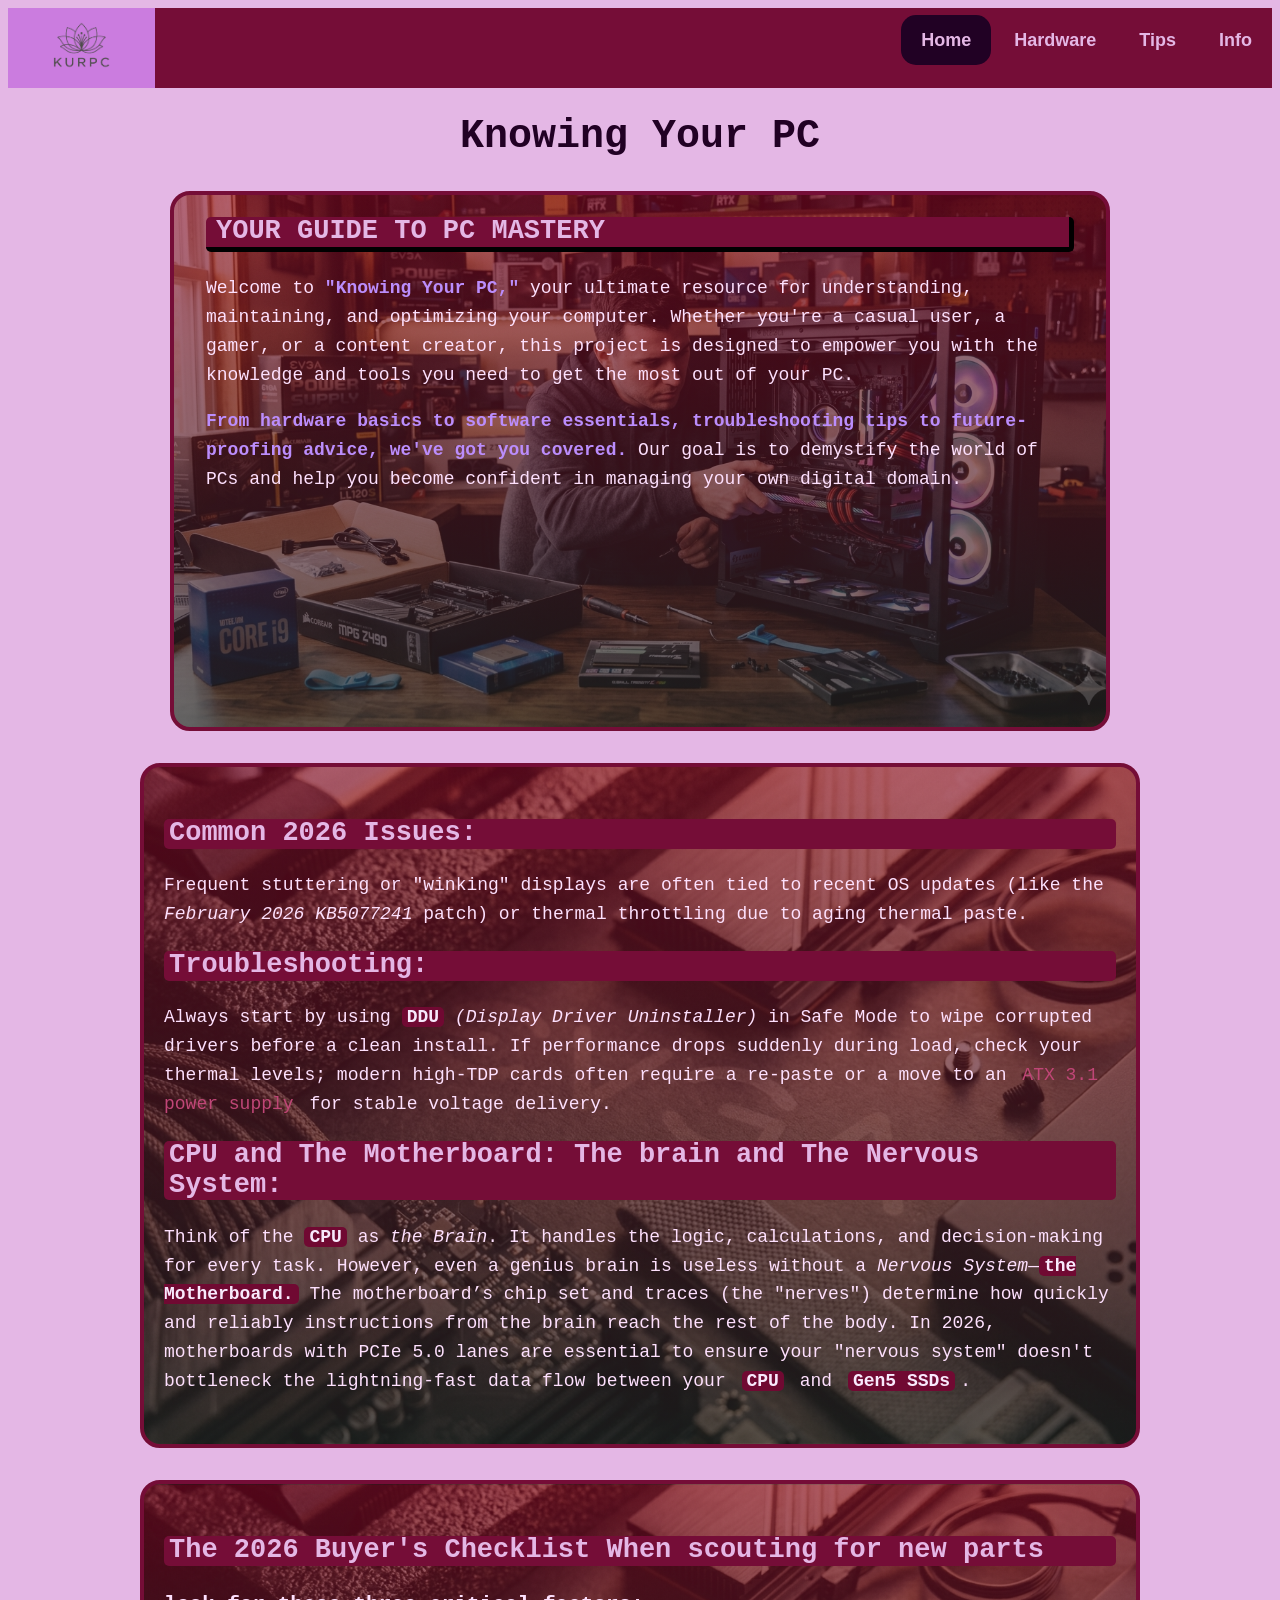
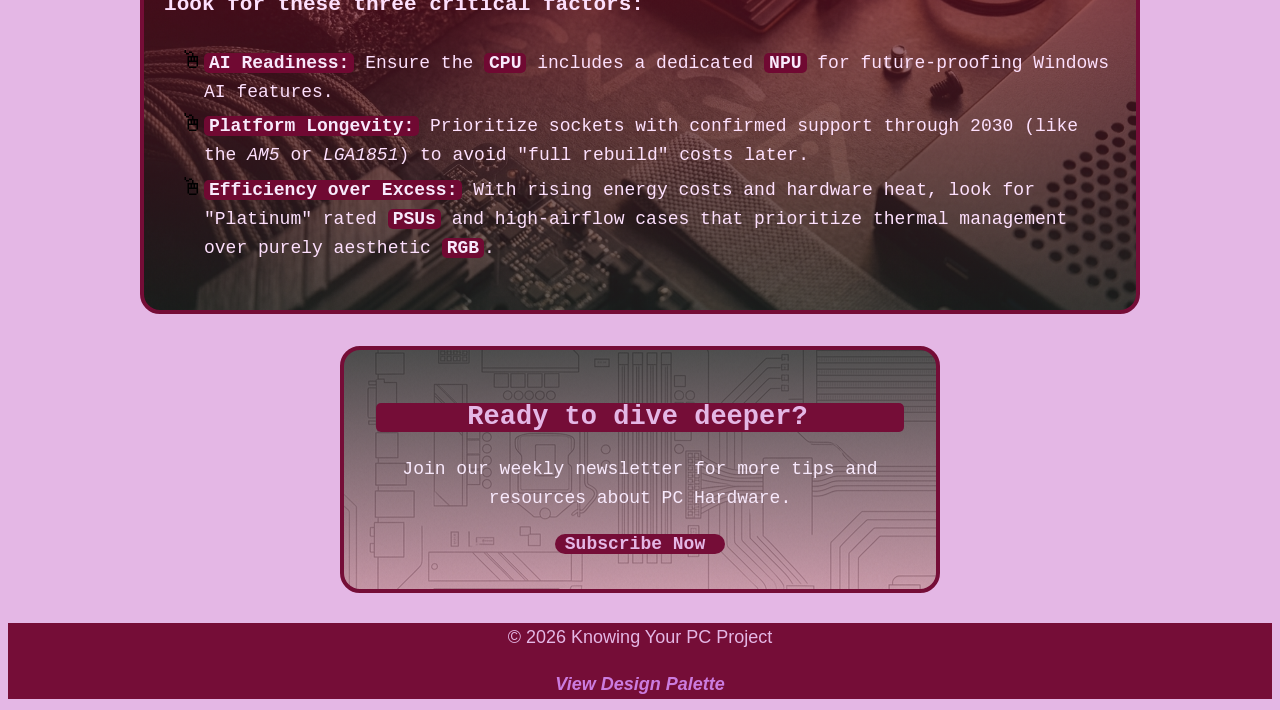
<file: final/index.html>
<!DOCTYPE html>
<html lang="en">
  <head>
    <meta name="viewport" content="width=device-width, initial-scale=1.0">
    <link rel="stylesheet" href="css/style.css">
    <title>Knowing Your PC</title>
  </head>
  <body>
    <header>

        <nav class="primary-nav">
          <img src="images/kurpc-logo.png" alt="Knowing Your PC Logo" class="logo">
          <ul>
        <li><a href="index.html" class="active-page"><strong>Home</strong></a></li>
        <li><a href="hardware.html"><strong>Hardware</strong></a></li>
        <li><a href="tips.html"><strong>Tips</strong></a></li>
        <li><a href="info.html"><strong>Info</strong></a></li>

        </ul>
        </nav>
    </header>
    <main class="wrapper">
      <h1 class="page-header">Knowing Your PC</h1>
      <section class="hero-section">
        <h2 class="card-header">Your Guide to PC Mastery</h2>
        <p>Welcome to <strong>"Knowing Your PC,"</strong> your ultimate resource for understanding, maintaining, and optimizing your computer. Whether you're a casual user, a gamer, or a content creator, this project is designed to empower you with the knowledge and tools you need to get the most out of your PC.</p>
        <p><strong>From hardware basics to software essentials, troubleshooting tips to future-proofing advice, we've got you covered.</strong> Our goal is to demystify the world of PCs and help you become confident in managing your own digital domain.</p>
      </section>
      <section class="tip-card">
        <h2 >Common 2026 Issues:</h2>
        <p>
          Frequent stuttering or "winking" displays are often tied to recent OS
          updates (like the <em>February 2026 KB5077241</em> patch) or thermal
          throttling due to aging thermal paste.
        </p>

        <h2>Troubleshooting:</h2>
        <p>
          Always start by using <strong>DDU</strong>
          <em>(Display Driver Uninstaller)</em> in Safe Mode to wipe corrupted
          drivers before a clean install. If performance drops suddenly during
          load, check your thermal levels; modern high-TDP cards often require a
          re-paste or a move to an
          <a href="https://www.coolermaster.com/en-us/guide-and-resources/what-is-atx-3-1/"
            target="_blank">ATX 3.1 power supply</a>
          for stable voltage delivery.
        </p>

        <h2>CPU and The Motherboard: The brain and The Nervous System:</h2>
        <p>
          Think of the <strong>CPU</strong> as <em>the Brain</em>. It handles
          the logic, calculations, and decision-making for every task. However,
          even a genius brain is useless without a
          <em>Nervous System</em>—<strong>the Motherboard.</strong> The
          motherboard’s chip set and traces (the "nerves") determine how quickly
          and reliably instructions from the brain reach the rest of the body.
          In 2026, motherboards with PCIe 5.0 lanes are essential to ensure your
          "nervous system" doesn't bottleneck the lightning-fast data flow
          between your
          <a href="https://www.amazon.com/s?k=CPU&crid=3NKROOMI89W8S&sprefix=cpu%2Caps%2C243&ref=nb_sb_noss_1"
            target="_blank"><strong>CPU</strong></a>
          and <a href="https://www.amazon.com/gen-5-ssd/s?k=gen+5+ssd"
            target="_blank"><strong>Gen5 SSDs</strong></a>.
        </p>
      </section>

      <section class="tip-card">
        <h2>
          The 2026 Buyer's Checklist When scouting for new parts
        </h2>
        <h3>look for these three critical factors:</h3>
        <ol>
          <li>
            <strong>AI Readiness:</strong> Ensure the
            <strong>CPU</strong> includes a dedicated <strong>NPU</strong> for
            future-proofing Windows AI features.
          </li>
          <li>
            <strong>Platform Longevity:</strong> Prioritize sockets with
            confirmed support through 2030 (like the <em>AM5</em> or
            <em>LGA1851</em>) to avoid "full rebuild" costs later.
          </li>
          <li>
            <strong>Efficiency over Excess:</strong> With rising energy costs
            and hardware heat, look for "Platinum" rated
            <strong>PSUs</strong> and high-airflow cases that prioritize thermal
            management over purely aesthetic <strong>RGB</strong>.
          </li>
        </ol>

      </section>
       <section class="cta-box">
    <h2 class="cta-heading">Ready to dive deeper?</h2>
    <p>Join our weekly newsletter for more tips and resources about PC Hardware.</p>
    <a href="#" class="cta-button">Subscribe Now</a>
</section>
    </main>
    <footer class="site-footer">
      <p>&copy; 2026 Knowing Your PC Project</p>
      <a href="palette.html" id="palette">View Design Palette</a>
    </footer>
  </body>
</html>
</file>
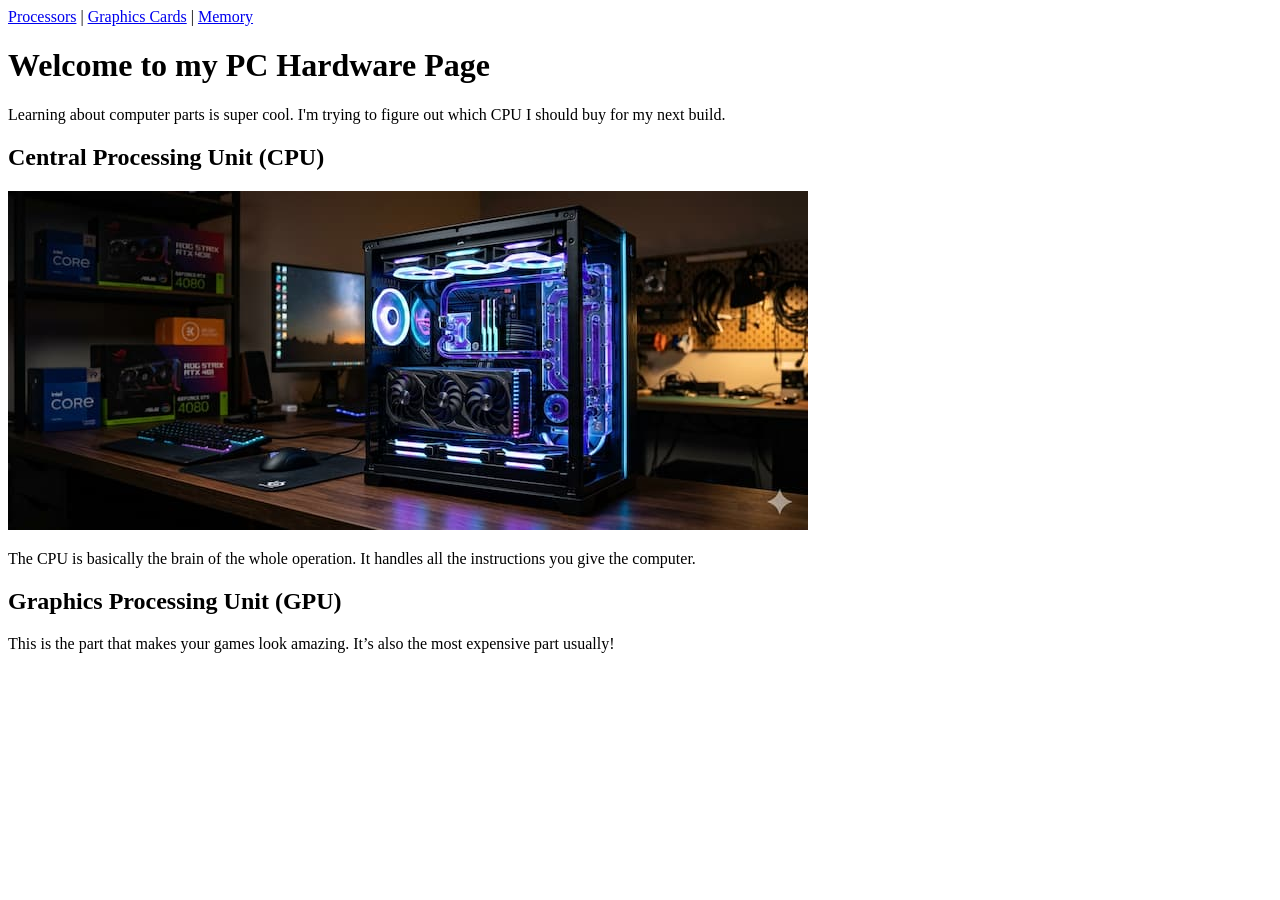
<file: w3/index.html>
<!doctype html>
<html>
  <head>
    <title>My Awesome PC Hardware Guide</title>
  </head>
  <body>
    <nav id="menu">
      <a href="#cpu">Processors</a> | <a href="#gpu">Graphics Cards</a> |
      <a href="#ram">Memory</a>
    </nav>

    <h1>Welcome to my PC Hardware Page</h1>

    <p>
      Learning about computer parts is super cool. I'm trying to figure out
      which CPU I should buy for my next build.
    </p>

    <h2 id="cpu">Central Processing Unit (CPU)</h2>
    <img src="img/pc-hardware.jpg" alt="Description" />

    <p>
      The CPU is basically the brain of the whole operation. It handles all the
      instructions you give the computer.
    </p>

    <h2 id="gpu">Graphics Processing Unit (GPU)</h2>
    <p>
      This is the part that makes your games look amazing. It’s also the most
      expensive part usually!
    </p>
  </body>
</html>
</file>
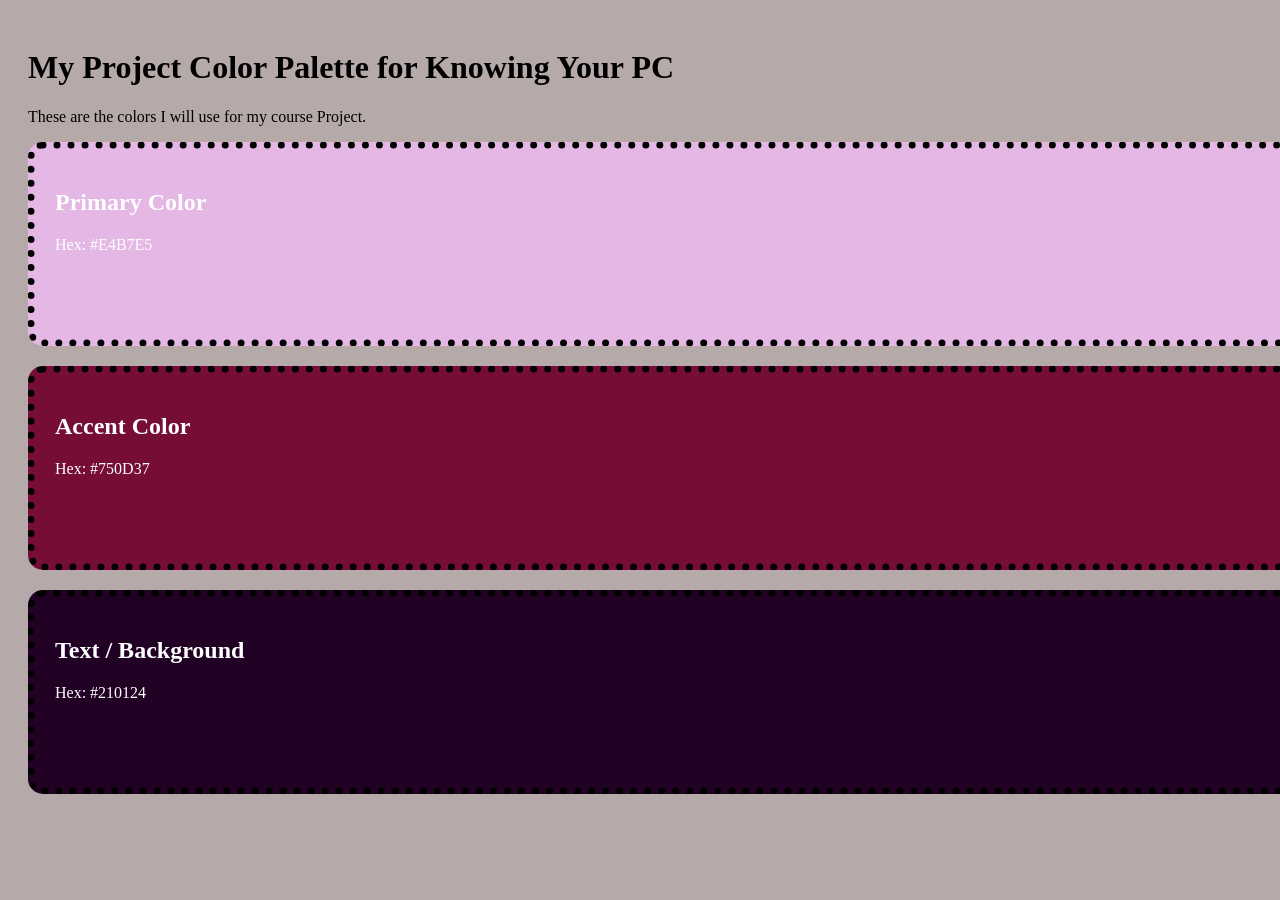
<file: w4/index.html>
<!doctype html>
<html lang="en">
  <head>
    <meta charset="UTF-8" />
    <title>My Project Palette</title>
    <link rel="stylesheet" href="css/style.css" />
  </head>
  <body>
    <h1>My Project Color Palette for Knowing Your PC</h1>
    <p>These are the colors I will use for my course Project.</p>

    <div class="swatch primary">
      <h2>Primary Color</h2>
      <p>Hex: #E4B7E5</p>
    </div>

    <div class="swatch accent">
      <h2>Accent Color</h2>
      <p>Hex: #750D37</p>
    </div>

    <div class="swatch text">
      <h2>Text / Background</h2>
      <p>Hex: #210124</p>
    </div>
  </body>
</html>
</file>
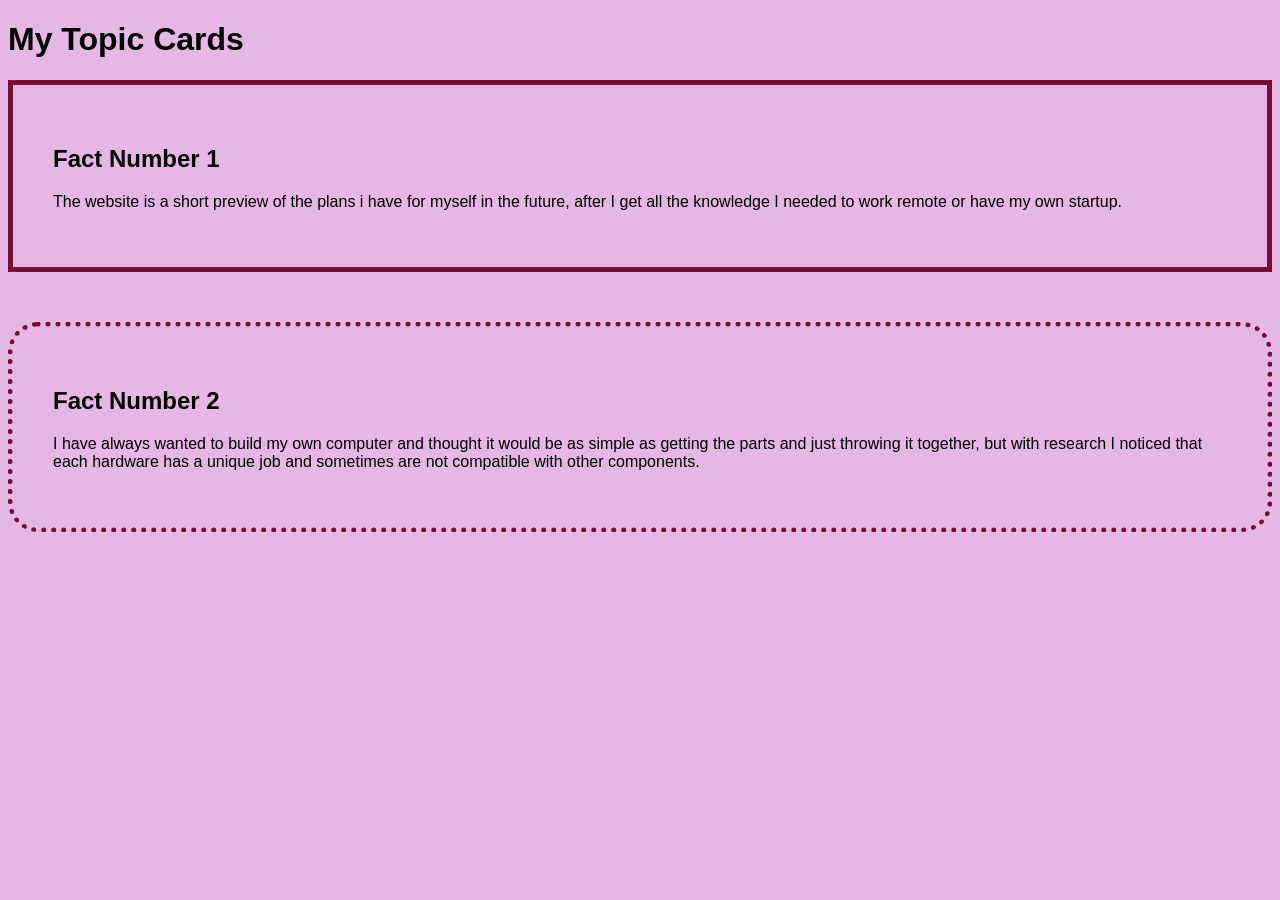
<file: w5/index.html>
<!DOCTYPE html>
<html lang="en">
<head>
    <meta charset="UTF-8">
    <title>Box Model Lab</title>
    <link rel="stylesheet" href="css/style.css">
</head>
<body>

    <h1>My Topic Cards</h1>

    <div class="card box-a">
        <h2>Fact Number 1</h2>
        <p>The website is a short preview of the plans i have for myself in the future, after I get all the knowledge I needed to work remote or have my own startup.</p>
    </div>

    <div class="card box-b">
        <h2>Fact Number 2</h2>
        <p>I have always wanted to build my own computer and thought it would be as simple as getting the parts and just throwing it together, but with research I noticed that each hardware has a unique job and sometimes are not compatible with other components.</p>
    </div>

</body>
</html>
</file>
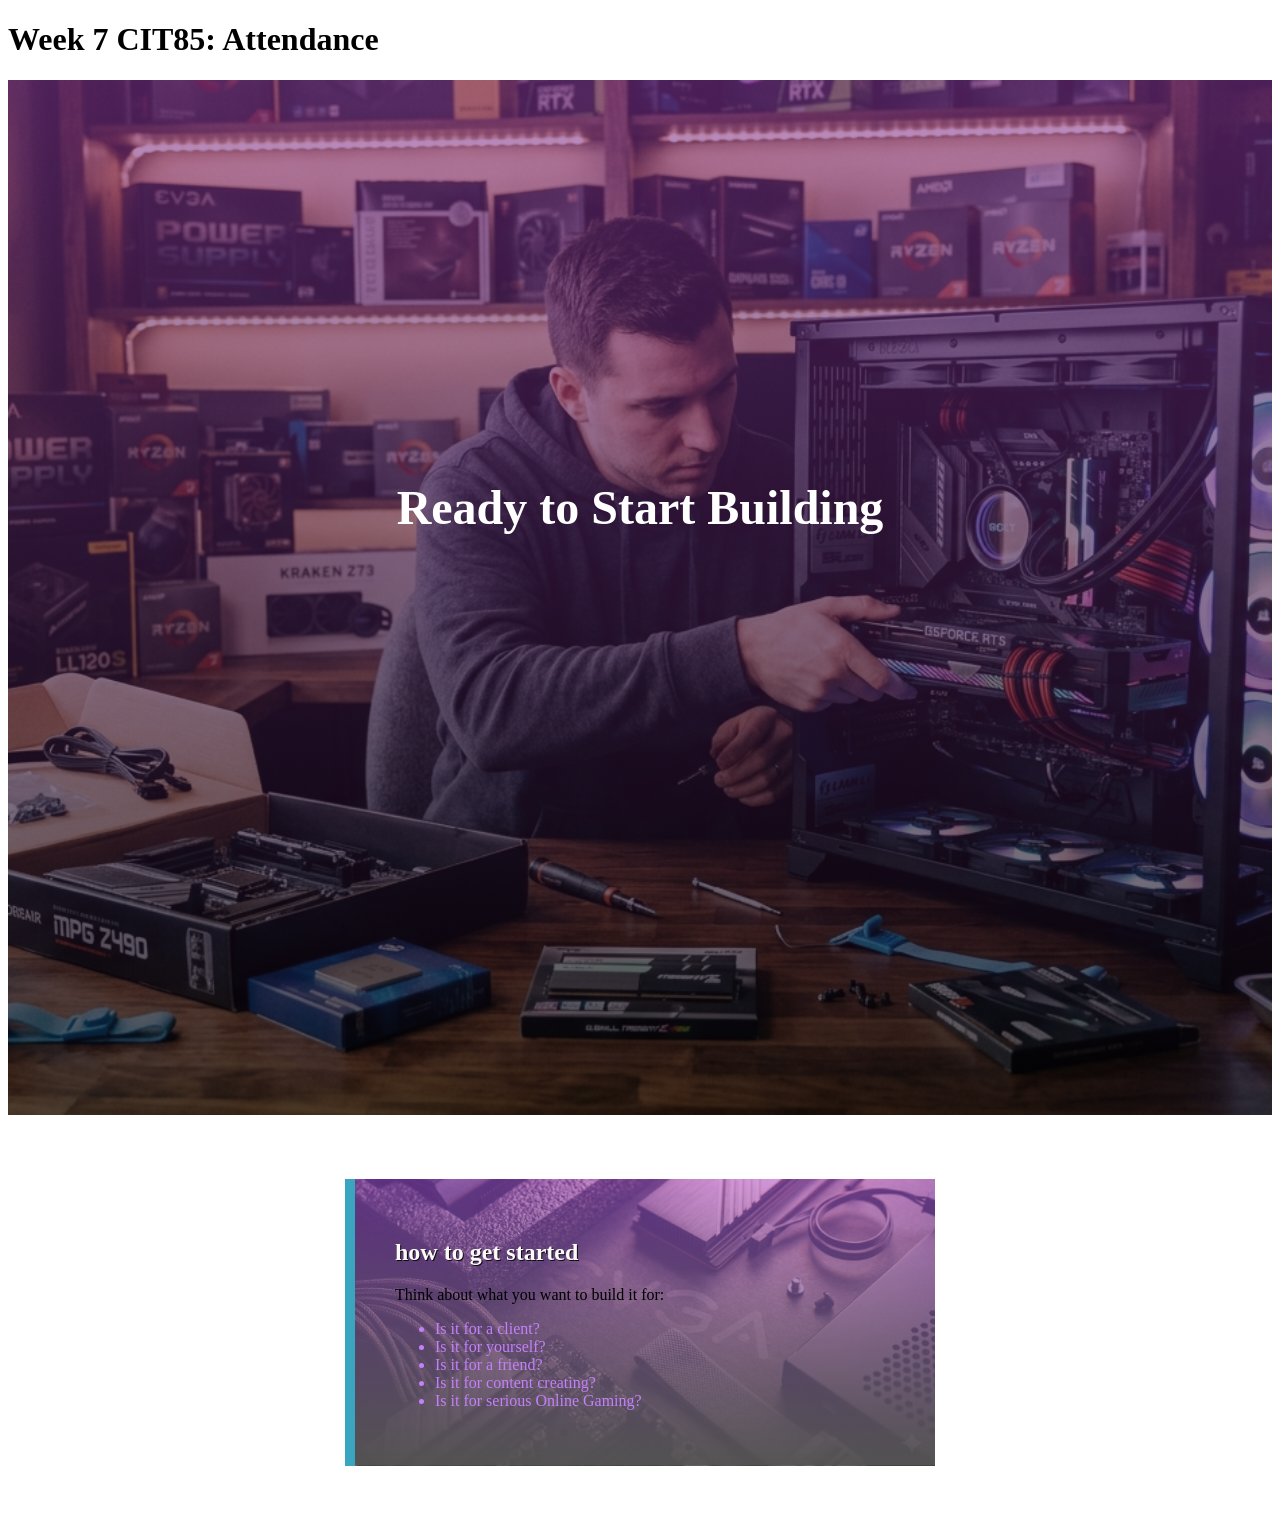
<file: w7/index.html>
<!DOCTYPE html>
<html>
    <head>
        <link rel="stylesheet" href="css/style.css">
        <title>w7 Attendance</title>
    </head>
    <body>
        <h1> Week 7 CIT85: Attendance</h1>

        <section class="attendance-hero">
            <h2>Ready to Start Building</h2>
        </section>
        <article class="attendance-card">
            <h2>how to get started</h2>
            <p>Think about what you want to build it for:</p>
            <ul>
                <li>Is it for a client?</li>
                <li>Is it for yourself?</li>
                <li>Is it for a friend?</li>
                <li>Is it for content creating?</li>
                <li>Is it for serious Online Gaming?</li>
            </ul>
        </article>
    </body>
</html>
</file>
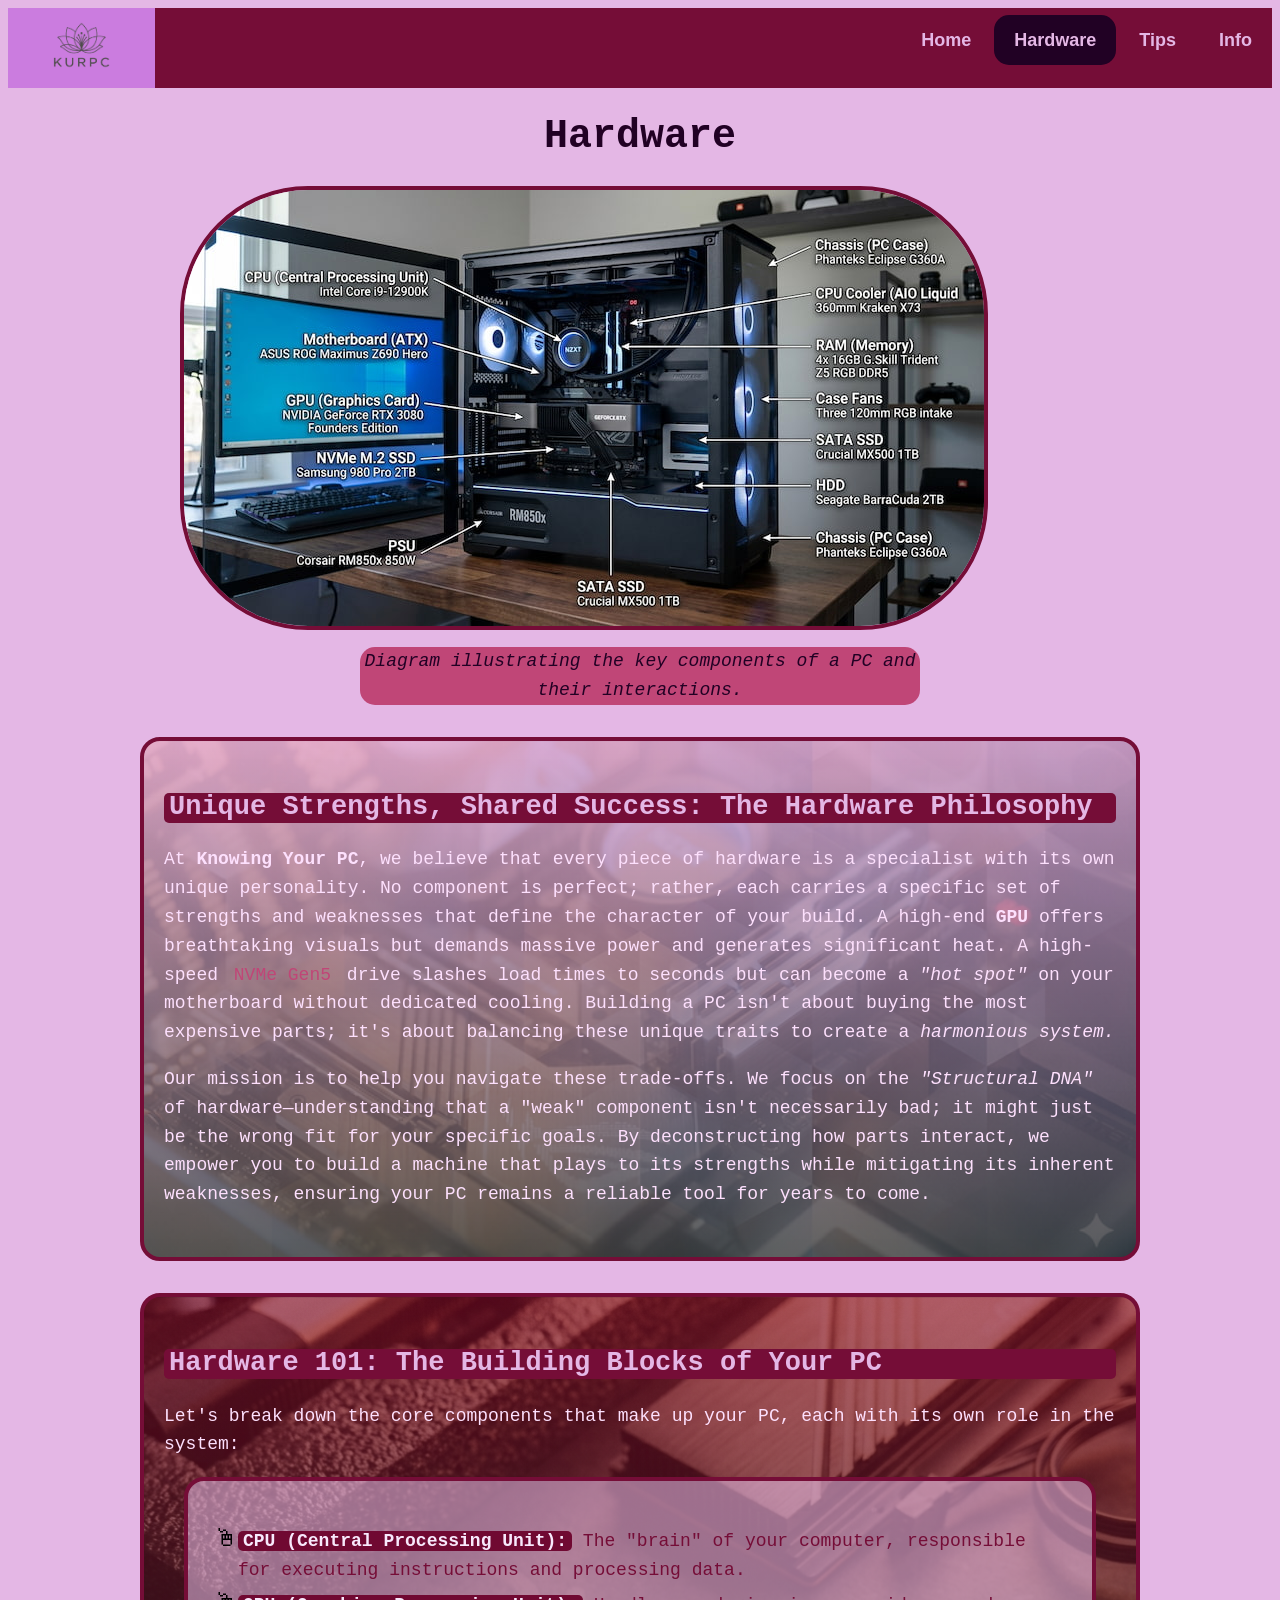
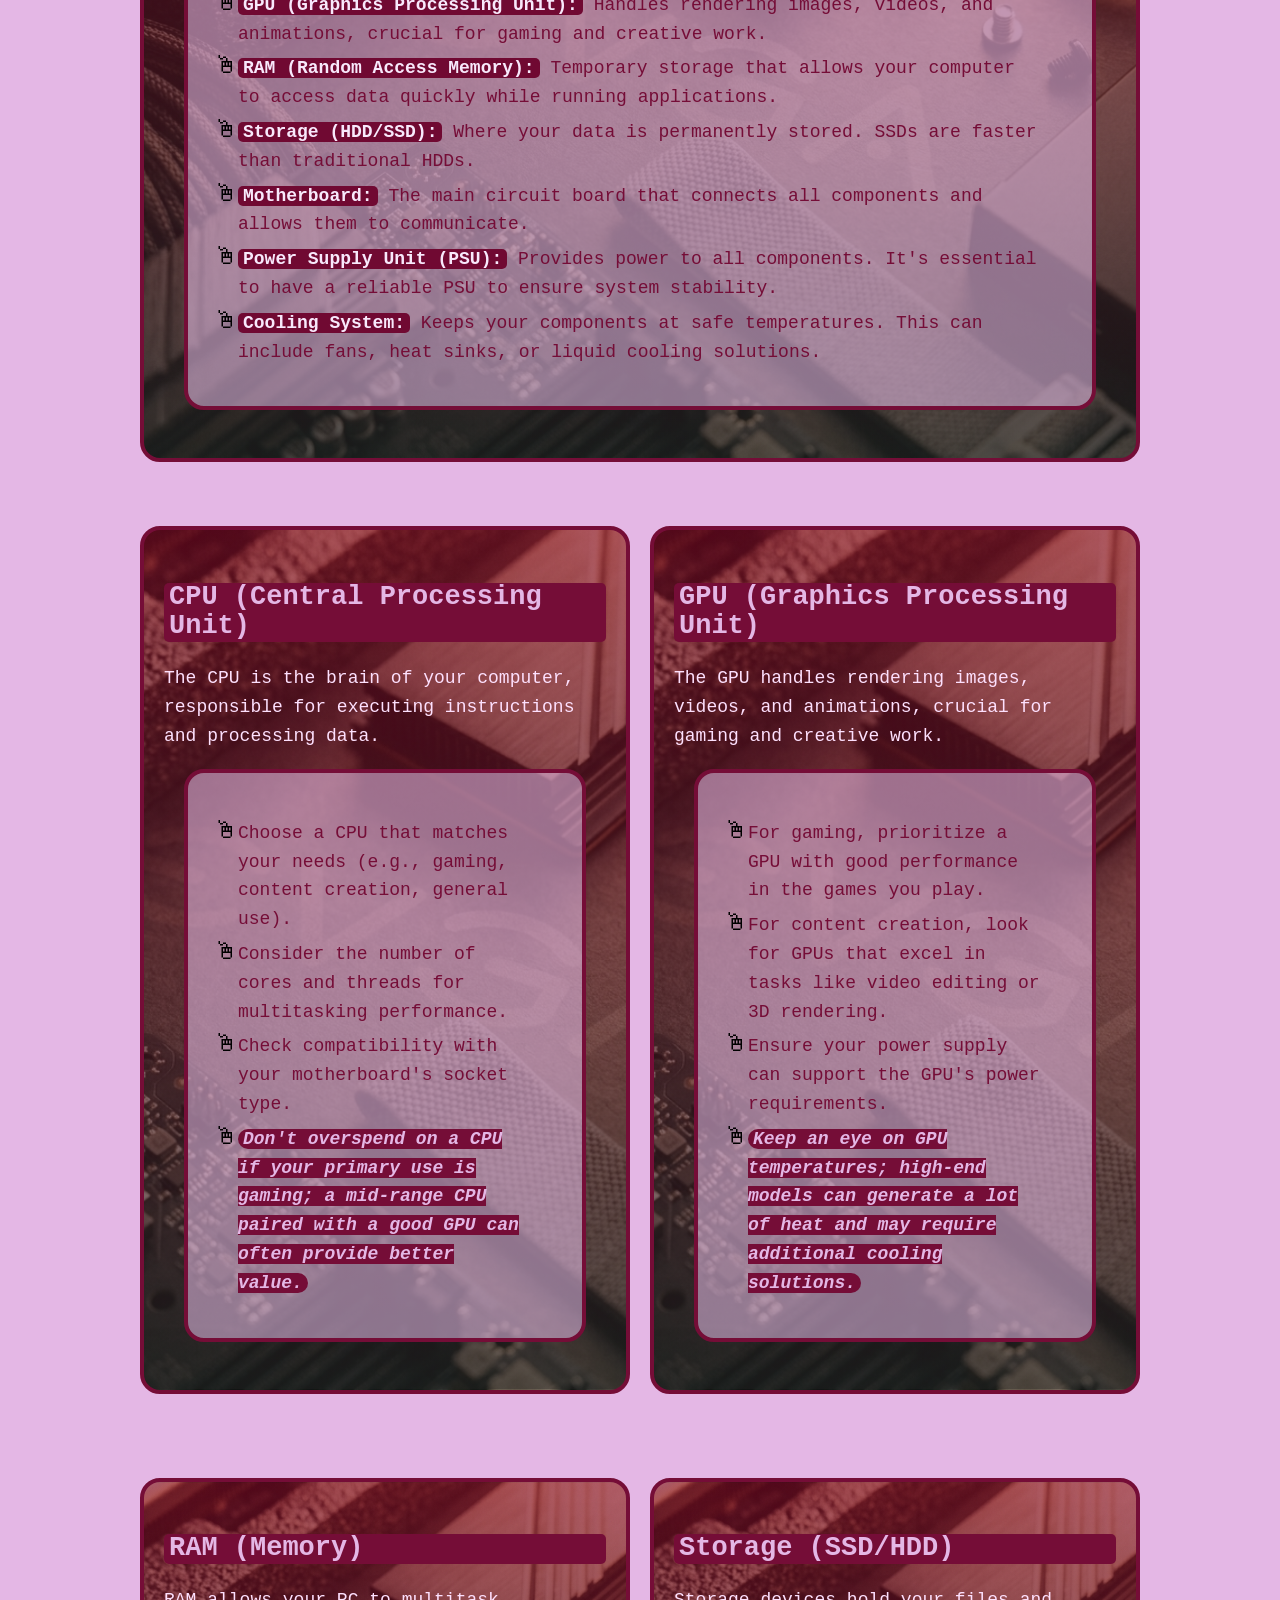
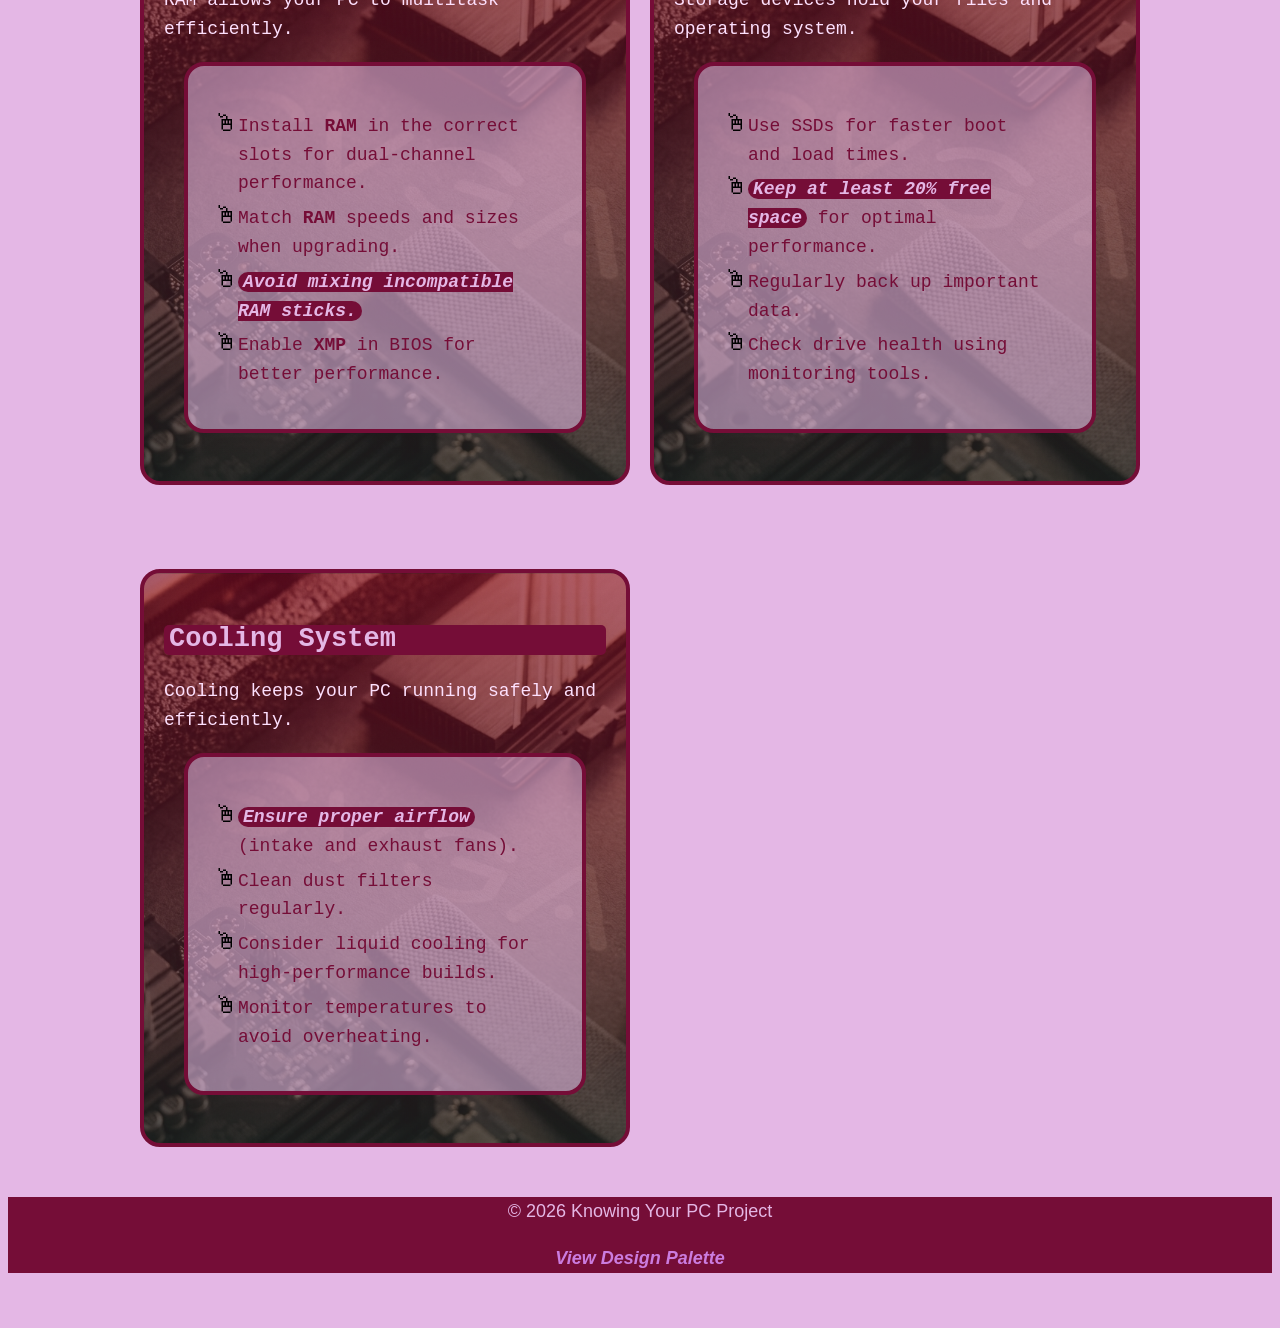
<file: final/hardware.html>
<!DOCTYPE html>
<html lang="en">
  <head>
    <meta name="viewport" content="width=device-width, initial-scale=1.0">
    <title>Knowing your PC | Hardware</title>
    <link rel="stylesheet" href="css/style.css">
  </head>
  <body>
    <header>

        <nav class="primary-nav">
          <img src="images/kurpc-logo.png" alt="Knowing Your PC Logo" class="logo">
          <ul>
        <li><a href="index.html"><strong>Home</strong></a></li>
        <li><a href="hardware.html" class="active-page"><strong>Hardware</strong></a></li>
        <li><a href="tips.html"><strong>Tips</strong></a></li>
        <li><a href="info.html"><strong>Info</strong></a></li>
        </ul>
        </nav>
    </header>
      <h1>Hardware</h1>
    <main class="wrapper">
    <figure>
    <img src="images/pc-diagram.jpg" alt="hardware diagram preview" class="figure-dis">
    <figcaption>Diagram illustrating the key components of a PC and their interactions.</figcaption>
    </figure>

      <section class="header-card">

      <h2>Unique Strengths, Shared Success: The Hardware Philosophy</h2>
      <p>
        At <strong>Knowing Your PC</strong>, we believe that every piece of
        hardware is a specialist with its own unique personality. No component
        is perfect; rather, each carries a specific set of strengths and
        weaknesses that define the character of your build. A high-end
        <strong>GPU</strong> offers breathtaking visuals but demands massive
        power and generates significant heat. A high-speed
        <a href="https://www.twinmos.com/a-generational-leap-in-ssd-technology-understanding-nvme-speeds-gen3-gen4-gen5-explained/?srsltid=AfmBOoqSZMO94S-vmeXlzH_Jr8s5xYfOmGho5ahBT7xeYHY-nbOsgBjN"
          target="_blank">
          NVMe Gen5</a>
        drive slashes load times to seconds but can become a
        <em>"hot spot"</em> on your motherboard without dedicated cooling.
        Building a PC isn't about buying the most expensive parts; it's about
        balancing these unique traits to create a <em>harmonious system.</em>
      </p>
      <p>
        Our mission is to help you navigate these trade-offs. We focus on the
        <em>"Structural DNA"</em> of hardware—understanding that a "weak"
        component isn't necessarily bad; it might just be the wrong fit for your
        specific goals. By deconstructing how parts interact, we empower you to
        build a machine that plays to its strengths while mitigating its
        inherent weaknesses, ensuring your PC remains a reliable tool for years
        to come.
      </p>
      </section>

      <section class="tip-card">
      <h2>Hardware 101: The Building Blocks of Your PC</h2>
      <p>
        Let's break down the core components that make up your PC, each with its
        own role in the system:
      </p>
      <ul>
        <li><strong>CPU (Central Processing Unit):</strong> The "brain" of your computer, responsible for executing instructions and processing data.</li>
        <li><strong>GPU (Graphics Processing Unit):</strong> Handles rendering images, videos, and animations, crucial for gaming and creative work.</li>
        <li><strong>RAM (Random Access Memory):</strong> Temporary storage that allows your computer to access data quickly while running applications.</li>
        <li><strong>Storage (HDD/SSD):</strong> Where your data is permanently stored. SSDs are faster than traditional HDDs.</li>
        <li><strong>Motherboard:</strong> The main circuit board that connects all components and allows them to communicate.</li>
        <li><strong>Power Supply Unit (PSU):</strong> Provides power to all components. It's essential to have a reliable PSU to ensure system stability.</li>
        <li><strong>Cooling System:</strong> Keeps your components at safe temperatures. This can include fans, heat sinks, or liquid cooling solutions.</li>
      </ul>
      </section>
      <div class="two-column">
      <section class="tip-card">
        <h2>CPU (Central Processing Unit)</h2>
        <p>The CPU is the brain of your computer, responsible for executing instructions and processing data.</p>
        <ul>
          <li>Choose a CPU that matches your needs (e.g., gaming, content creation, general use).</li>
          <li>Consider the number of cores and threads for multitasking performance.</li>
          <li>Check compatibility with your motherboard's socket type.</li>
          <li><span class="advice">Don't overspend on a CPU if your primary use is gaming; a mid-range CPU paired with a good GPU can often provide better value.</span></li>
        </ul>
      </section>
      <section class="tip-card">
        <h2>GPU (Graphics Processing Unit)</h2>
        <p>The GPU handles rendering images, videos, and animations, crucial for gaming and creative work.</p>
        <ul>
          <li>For gaming, prioritize a GPU with good performance in the games you play.</li>
          <li>For content creation, look for GPUs that excel in tasks like video editing or 3D rendering.</li>
          <li>Ensure your power supply can support the GPU's power requirements.</li>
          <li><span class="advice">Keep an eye on GPU temperatures; high-end models can generate a lot of heat and may require additional cooling solutions.</span></li>
        </ul>
        </section>
      <section class="tip-card">
        <h2>RAM (Memory)</h2>
        <p>RAM allows your PC to multitask efficiently.</p>
        <ul>
          <li>Install <span class="key-terms">ram</span> in the correct slots for dual-channel performance.</li>
          <li>Match <span class="key-terms">ram</span> speeds and sizes when upgrading.</li>
          <li><span class="advice">Avoid mixing incompatible <span class="key-terms">ram</span> sticks.</span></li>
          <li>Enable <span class="key-terms">xmp</span> in BIOS for better performance.</li>
        </ul>
        </section>
      <section class="tip-card">
        <h2>Storage (SSD/HDD)</h2>
        <p>Storage devices hold your files and operating system.</p>
        <ul>
          <li>Use SSDs for faster boot and load times.</li>
          <li><span class="advice">Keep at least 20% free space</span> for optimal performance.</li>
          <li>Regularly back up important data.</li>
          <li>Check drive health using monitoring tools.</li>
        </ul>
        </section>
      <section class="tip-card">
        <h2>Cooling System</h2>
        <p>Cooling keeps your PC running safely and efficiently.</p>
        <ul>
          <li><span class="advice">Ensure proper airflow</span> (intake and exhaust fans).</li>
          <li>Clean dust filters regularly.</li>
          <li>Consider liquid cooling for high-performance builds.</li>
          <li>Monitor temperatures to avoid overheating.</li>
        </ul>
        </section>
      </div>
    </main>
    <footer class="site-footer">
      <p>&copy; 2026 Knowing Your PC Project</p>
      <a href="palette.html" id="palette">View Design Palette</a>
    </footer>
  </body>
</html>
</file>
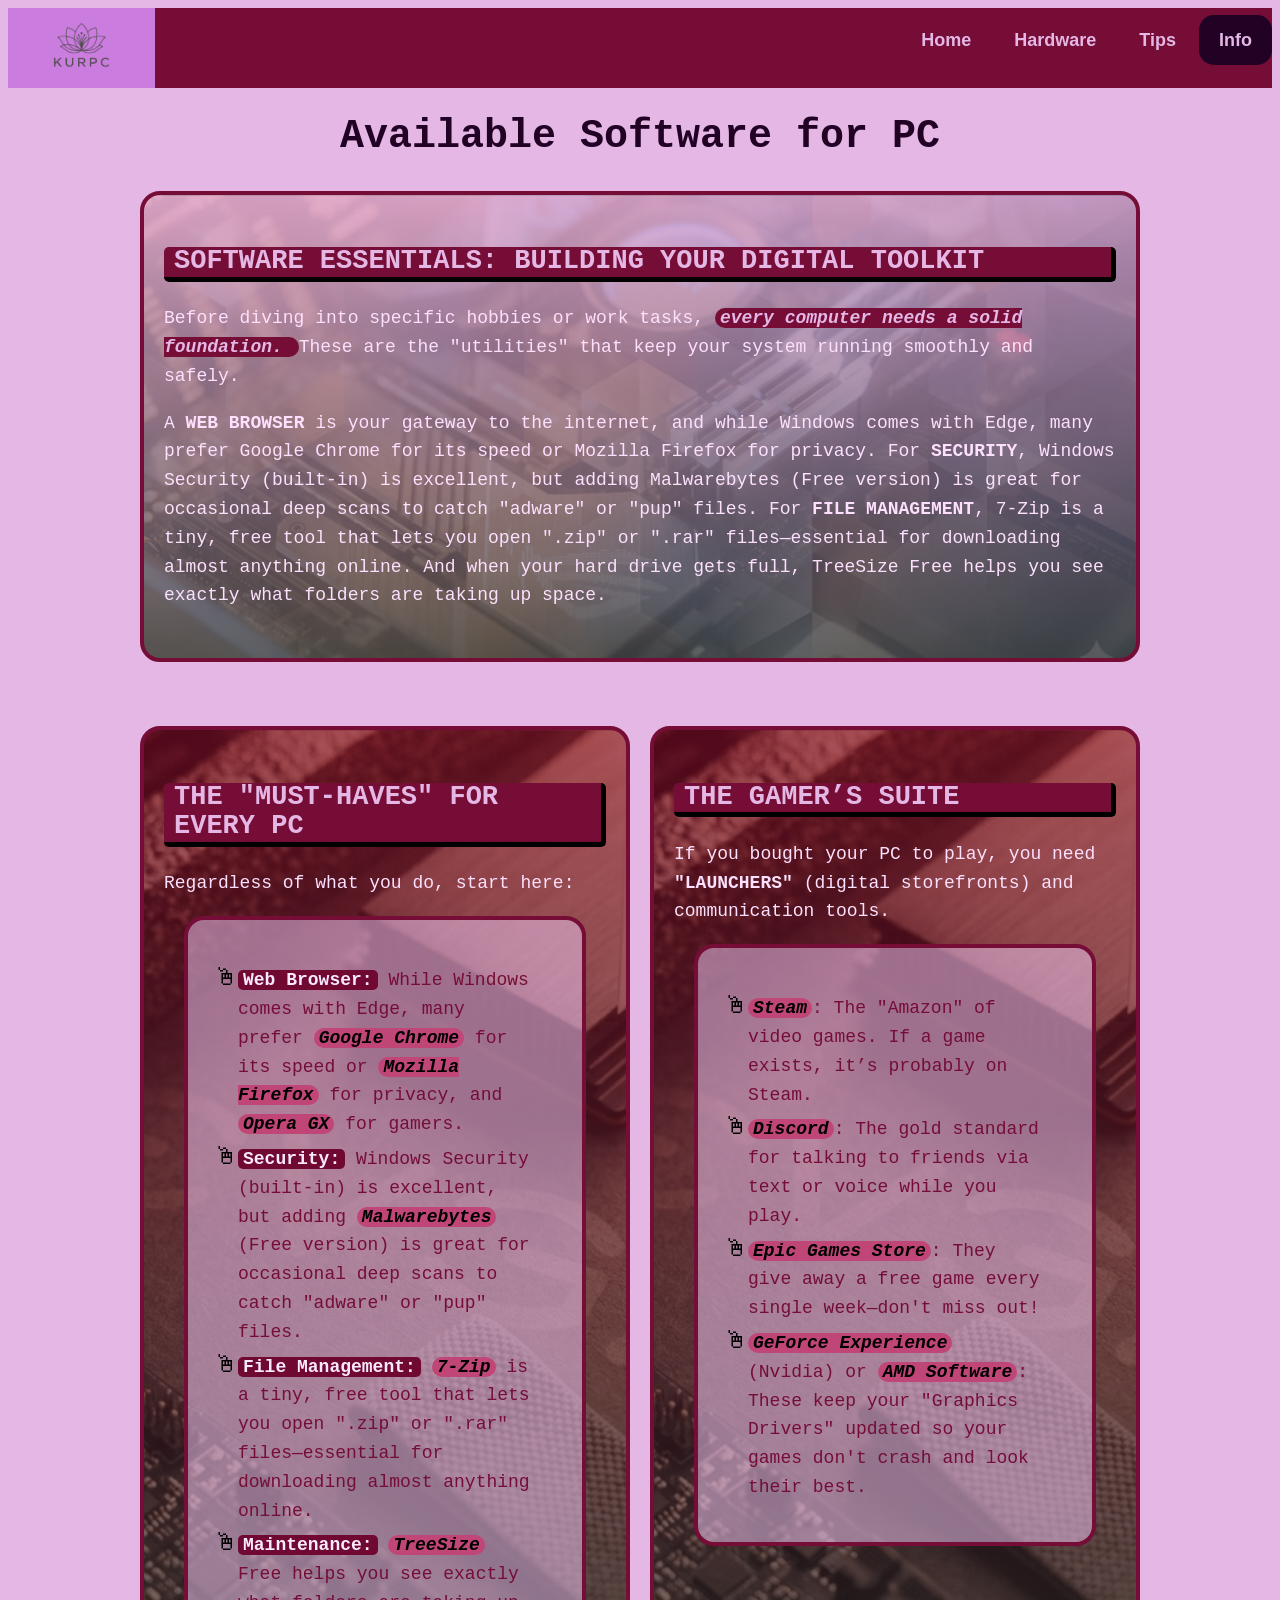
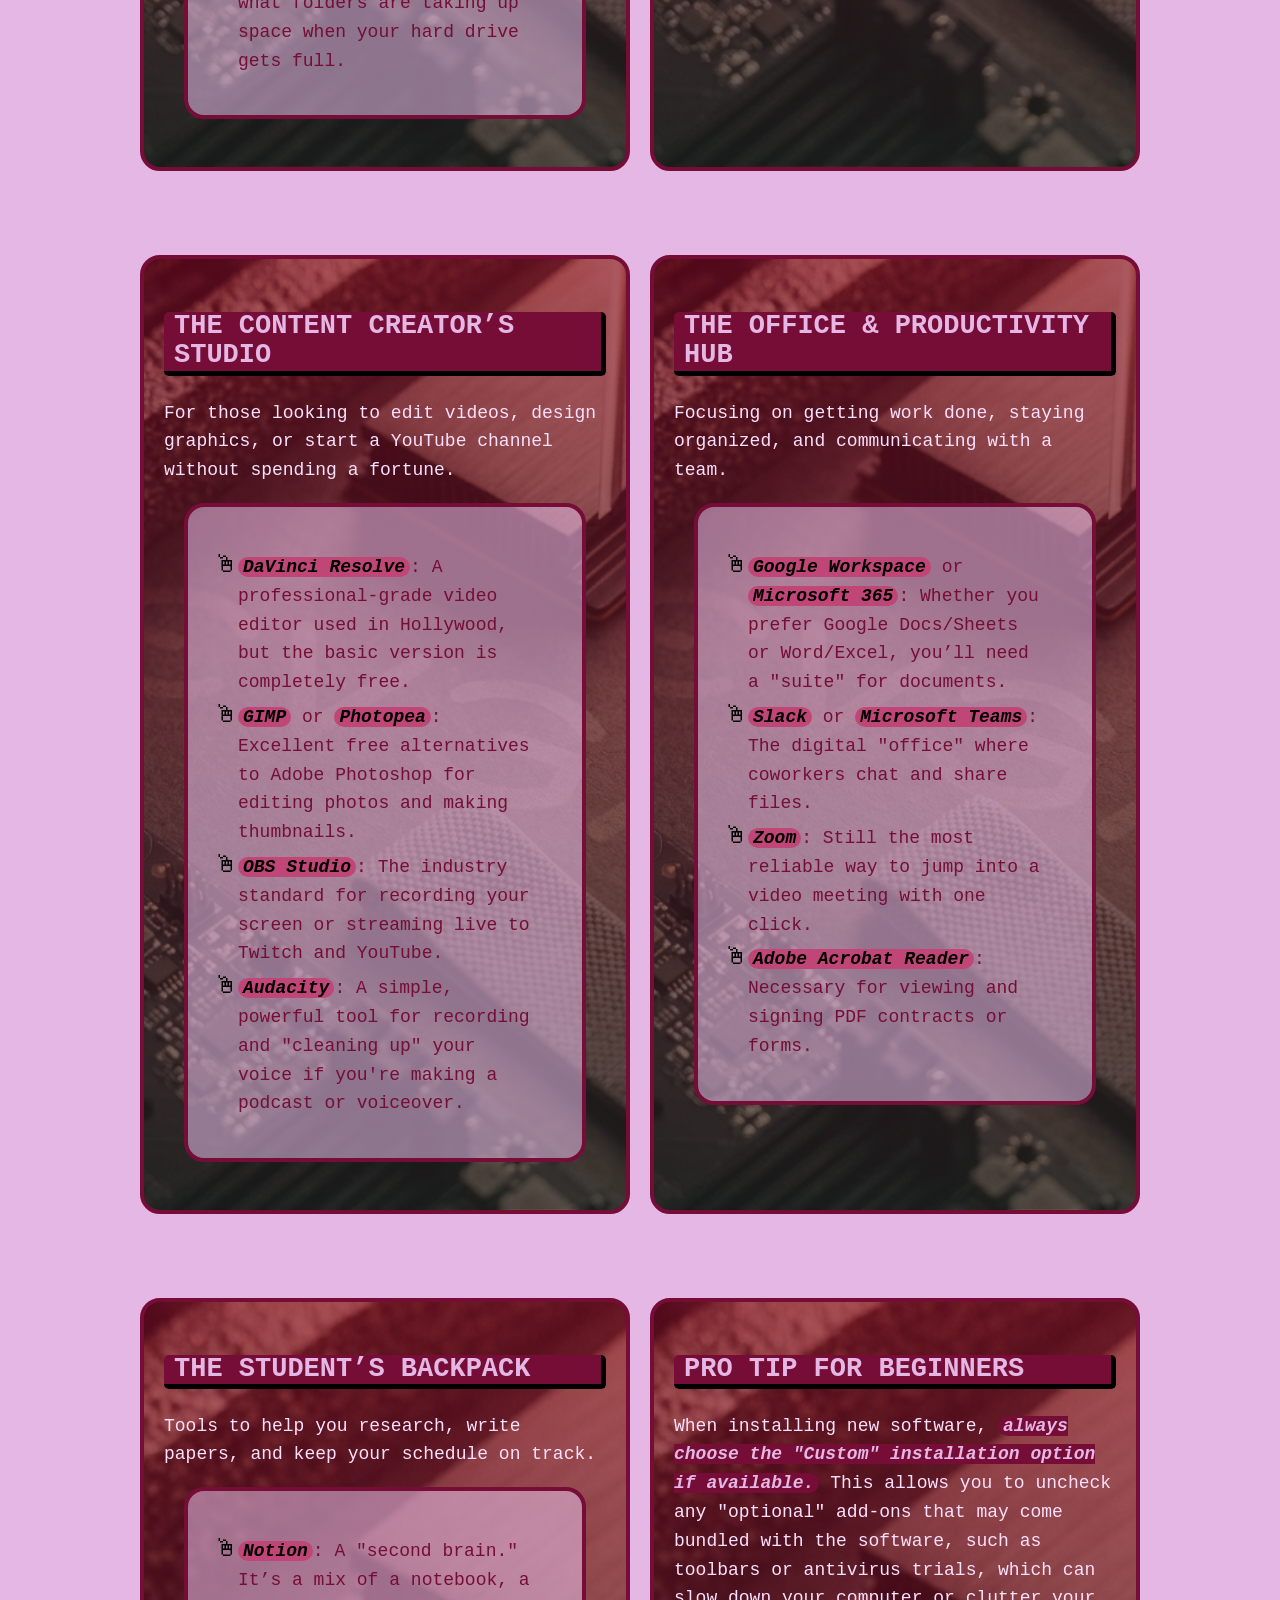
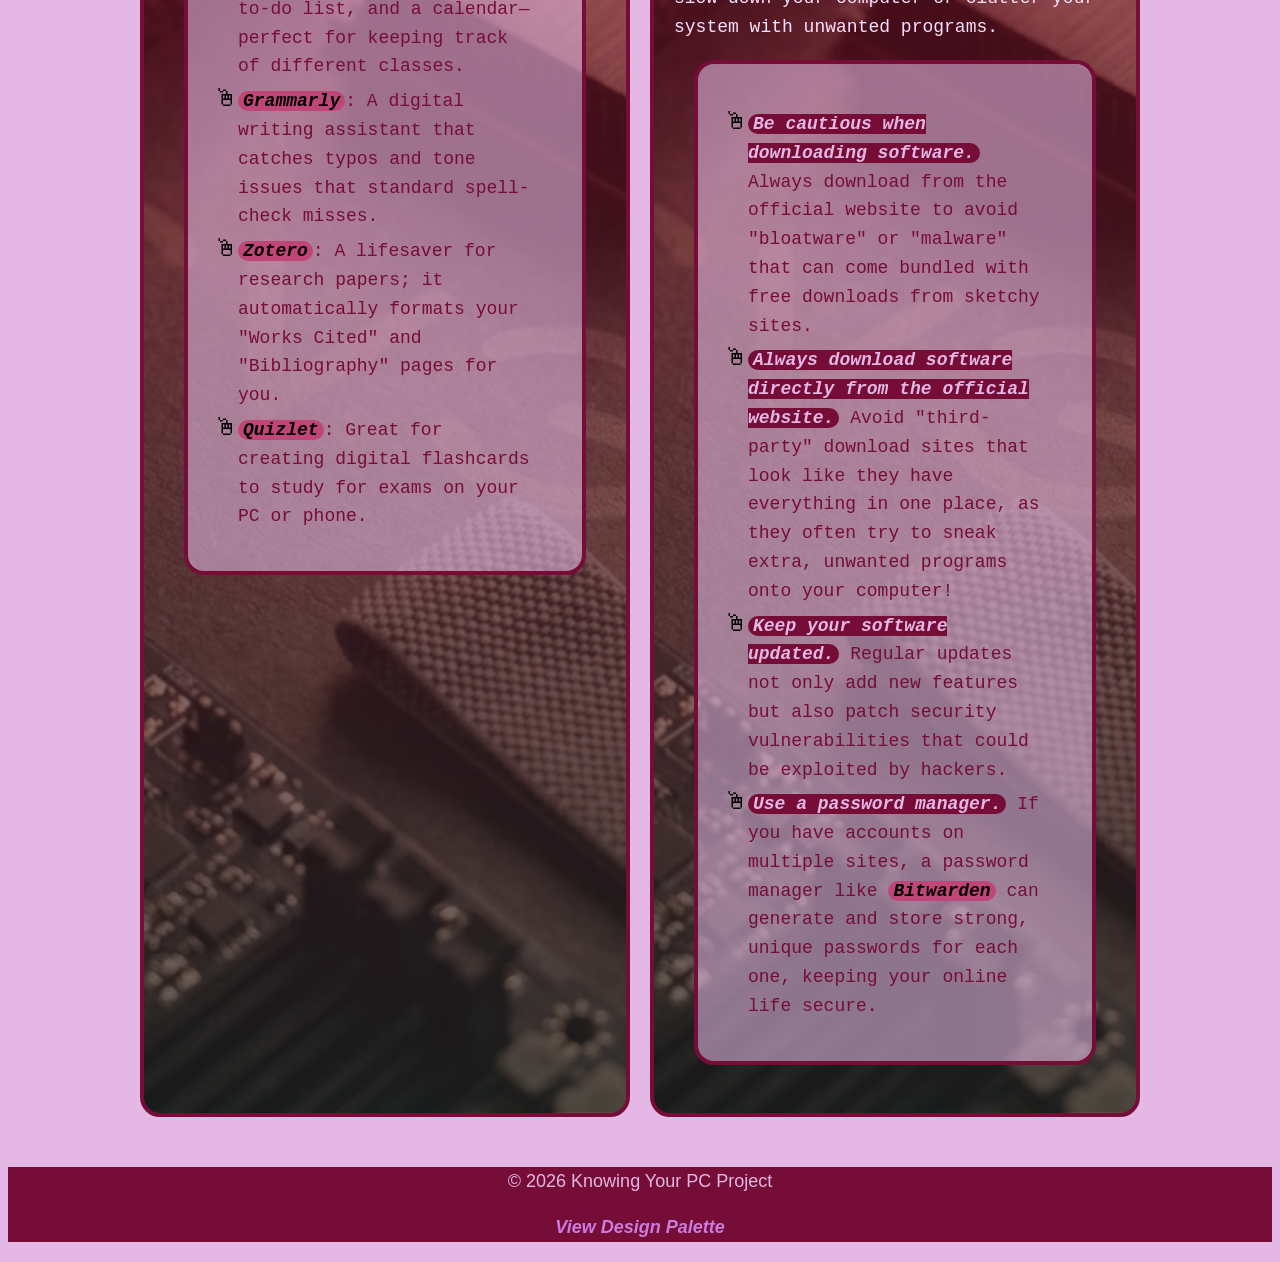
<file: final/info.html>
<!DOCTYPE html>
<html lang="en">
  <head>
    <meta name="viewport" content="width=device-width, initial-scale=1.0">
    <link rel="stylesheet" href="css/style.css">
    <title>Knowing Your PC | Info</title>
  </head>
  <body>
    <header>

        <nav class="primary-nav">
          <img src="images/kurpc-logo.png" alt="Knowing Your PC Logo" class="logo">
          <ul>
        <li><a href="index.html"><strong>Home</strong></a></li>
        <li><a href="hardware.html"><strong>Hardware</strong></a></li>
        <li><a href="tips.html"><strong>Tips</strong></a></li>
        <li><a href="info.html" class="active-page"><strong>Info</strong></a></li>
        </ul>
        </nav>
    </header>
    <main class="wrapper">
        <h1>Available Software for PC</h1>
        <section class="header-card">
        <h2 class="card-header"> Software Essentials: Building your Digital Toolkit</h2>
            <p>Before diving into specific hobbies or work tasks, <span class="advice">every computer needs a solid foundation. </span>These are the "utilities" that keep your system running smoothly and safely.</p>

            <p>A <span class="key-terms">web browser</span> is your gateway to the internet, and while Windows comes with Edge, many prefer Google Chrome for its speed or Mozilla Firefox for privacy. For <span class="key-terms">security</span>, Windows Security (built-in) is excellent, but adding Malwarebytes (Free version) is great for occasional deep scans to catch "adware" or "pup" files. For <span class="key-terms"> file management</span>, 7-Zip is a tiny, free tool that lets you open ".zip" or ".rar" files—essential for downloading almost anything online. And when your hard drive gets full, TreeSize Free helps you see exactly what folders are taking up space.</p>
        </section>
        <div class="two-column">
        <section class="tip-card">
        <h2 class="card-header">The "Must-Haves" for Every PC</h2>
        <p>Regardless of what you do, start here:</p>
            <ul>
                <li><strong>Web Browser:</strong> While Windows comes with Edge, many prefer <a href="https://www.google.com/chrome/" target="_blank" class="software">Google Chrome</a> for its speed or <a href="https://www.mozilla.org/firefox/" target="_blank" class="software">Mozilla Firefox</a> for privacy, and <a href="https://www.opera.com/gx" target="_blank" class="software">Opera GX</a> for gamers.</li>

                <li><strong>Security:</strong> Windows Security (built-in) is excellent, but adding <a href="https://www.malwarebytes.com/" target="_blank" class="software">Malwarebytes</a> (Free version) is great for occasional deep scans to catch "adware" or "pup" files.</li>

                <li><strong>File Management:</strong> <a href="https://www.7-zip.org" target="_blank" class="software">7-Zip</a> is a tiny, free tool that lets you open ".zip" or ".rar" files—essential for downloading almost anything online.</li>

                <li><strong>Maintenance:</strong> <a href="https://www.jam-software.com/treesize" target="_blank" class="software">TreeSize</a> Free helps you see exactly what folders are taking up space when your hard drive gets full.</li>
            </ul>
        </section>

        <section class="tip-card">
        <h2 class="card-header">The Gamer’s Suite</h2>
        <p>If you bought your PC to play, you need <span class="key-terms">"launchers"</span> (digital storefronts) and communication tools.</p>
            <ul>
                <li><a href="https://store.steampowered.com" target="_blank" class="software">Steam</a>: The "Amazon" of video games. If a game exists, it’s probably on Steam.</li>

                <li><a href="https://discord.com" target="_blank" class="software">Discord</a>: The gold standard for talking to friends via text or voice while you play.</li>

                <li><a href="https://www.epicgames.com/store/en-US/home" target="_blank" class="software">Epic Games Store</a>: They give away a free game every single week—don't miss out!</li>

                <li><a href="https://www.nvidia.com/en-us/geforce/geforce-experience/" target="_blank" class="software">GeForce Experience</a> (Nvidia) or <a href="https://www.amd.com/en/software/amd-software" target="_blank" class="software">AMD Software</a>: These keep your "Graphics Drivers" updated so your games don't crash and look their best.</li>
            </ul>
        </section>

        <section class="tip-card">
        <h2 class="card-header">The Content Creator’s Studio</h2>
        <p>For those looking to edit videos, design graphics, or start a YouTube channel without spending a fortune.</p>
            <ul>
                <li><a href="https://www.blackmagicdesign.com/products/davinciresolve" target="_blank" class="software">DaVinci Resolve</a>: A professional-grade video editor used in Hollywood, but the basic version is completely free.</li>

                <li><a href="https://www.gimp.org" target="_blank" class="software">GIMP</a> or <a href="https://www.photopea.com" target="_blank" class="software">Photopea</a>: Excellent free alternatives to Adobe Photoshop for editing photos and making thumbnails.</li>

                <li><a href="https://obsproject.com" target="_blank" class="software">OBS Studio</a>: The industry standard for recording your screen or streaming live to Twitch and YouTube.</li>

                <li><a href="https://www.audacityteam.org" target="_blank" class="software">Audacity</a>: A simple, powerful tool for recording and "cleaning up" your voice if you're making a podcast or voiceover.</li>
            </ul>
        </section>

        <section class="tip-card">
        <h2 class="card-header">The Office & Productivity Hub</h2>
        <p>Focusing on getting work done, staying organized, and communicating with a team.</p>
            <ul>
                <li><a href="https://workspace.google.com" target="_blank" class="software">Google Workspace</a> or <a href="https://www.microsoft.com/en-us/microsoft-365" target="_blank" class="software">Microsoft 365</a>: Whether you prefer Google Docs/Sheets or Word/Excel, you’ll need a "suite" for documents.</li>

                <li><a href="https://slack.com" target="_blank" class="software">Slack</a> or <a href="https://teams.live.com/free" target="_blank" class="software">Microsoft Teams</a>: The digital "office" where coworkers chat and share files.</li>

                <li><a href="https://www.zoom.com" target="_blank" class="software">Zoom</a>: Still the most reliable way to jump into a video meeting with one click.</li>

                <li><a href="https://get.adobe.com/reader/" target="_blank" class="software">Adobe Acrobat Reader</a>: Necessary for viewing and signing PDF contracts or forms.</li>
            </ul>
        </section>

        <section class="tip-card">
        <h2 class="card-header">The Student’s Backpack</h2>
        <p>Tools to help you research, write papers, and keep your schedule on track.</p>
            <ul>
                <li><a href="https://www.notion.com" target="_blank" class="software">Notion</a>: A "second brain." It’s a mix of a notebook, a to-do list, and a calendar—perfect for keeping track of different classes.</li>

                <li><a href="https://www.grammarly.com" target="_blank" class="software">Grammarly</a>: A digital writing assistant that catches typos and tone issues that standard spell-check misses.</li>

                <li><a href="https://www.zotero.org" target="_blank" class="software">Zotero</a>: A lifesaver for research papers; it automatically formats your "Works Cited" and "Bibliography" pages for you.</li>

                <li><a href="https://quizlet.com" target="_blank" class="software">Quizlet</a>: Great for creating digital flashcards to study for exams on your PC or phone.</li>
            </ul>
        </section>

        <section class="tip-card">
        <h2 class="card-header">Pro Tip for Beginners</h2>
            <p>When installing new software, <span class="advice">always choose the "Custom" installation option if available.</span> This allows you to uncheck any "optional" add-ons that may come bundled with the software, such as toolbars or antivirus trials, which can slow down your computer or clutter your system with unwanted programs.</p>

        <ul>
            <li><span class="advice">Be cautious when downloading software.</span> Always download from the official website to avoid "bloatware" or "malware" that can come bundled with free downloads from sketchy sites.</li>
            <li><span class="advice">Always download software directly from the official website.</span> Avoid "third-party" download sites that look like they have everything in one place, as they often try to sneak extra, unwanted programs onto your computer!</li>
            <li><span class="advice">Keep your software updated.</span> Regular updates not only add new features but also patch security vulnerabilities that could be exploited by hackers.</li>
            <li><span class="advice">Use a password manager.</span> If you have accounts on multiple sites, a password manager like <a href="https://bitwarden.com" target="_blank" class="software">Bitwarden</a> can generate and store strong, unique passwords for each one, keeping your online life secure.</li>
        </ul>
        </section>
        </div>
    </main>

    <footer class="site-footer">
      <p>&copy; 2026 Knowing Your PC Project</p>
      <a href="palette.html" id="palette">View Design Palette</a>
    </footer>
  </body>
</html>
</file>
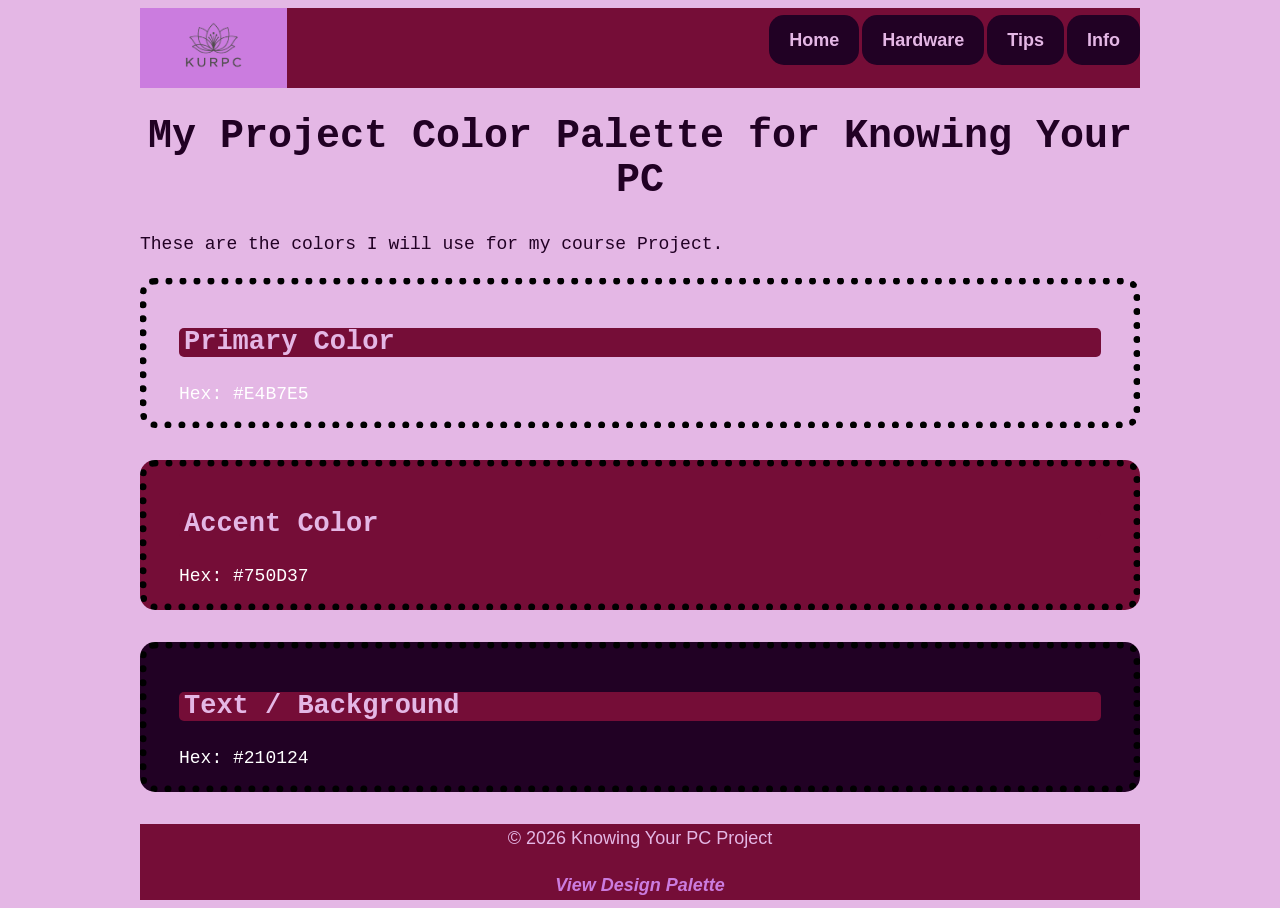
<file: final/palette.html>
<!DOCTYPE html>
<html lang="en">
  <head>
    <link rel="stylesheet" href="css/style.css">
    <title> Knowing Your PC | Palette</title>
</head>
<body class="wrapper">
  <header>

        <nav class="primary-nav">
          <img src="images/kurpc-logo.png" alt="Knowing Your PC Logo" class="logo">
          <ul>
        <li><a href="index.html" class="active-page"><strong>Home</strong></a></li>
        <li><a href="hardware.html" class="active-page"><strong>Hardware</strong></a></li>
        <li><a href="tips.html" class="active-page"><strong>Tips</strong></a></li>
        <li><a href="info.html" class="active-page"><strong>Info</strong></a></li>
        </ul>
        </nav>
  </header>
  <main>
    <h1>My Project Color Palette for Knowing Your PC</h1>
    <p>These are the colors I will use for my course Project.</p>

    <section class="swatch primary">
      <h2>Primary Color</h2>
      <p>Hex: #E4B7E5</p>
    </section>

    <section class="swatch accent">
      <h2>Accent Color</h2>
      <p>Hex: #750D37</p>
    </section>

    <section class="swatch text">
      <h2>Text / Background</h2>
      <p>Hex: #210124</p>
    </section>
  </main>
  <footer class="site-footer">
    <p>&copy; 2026 Knowing Your PC Project</p>
    <a href="palette.html" id="palette">View Design Palette</a>
  </footer>
  </body>
</html>
</file>
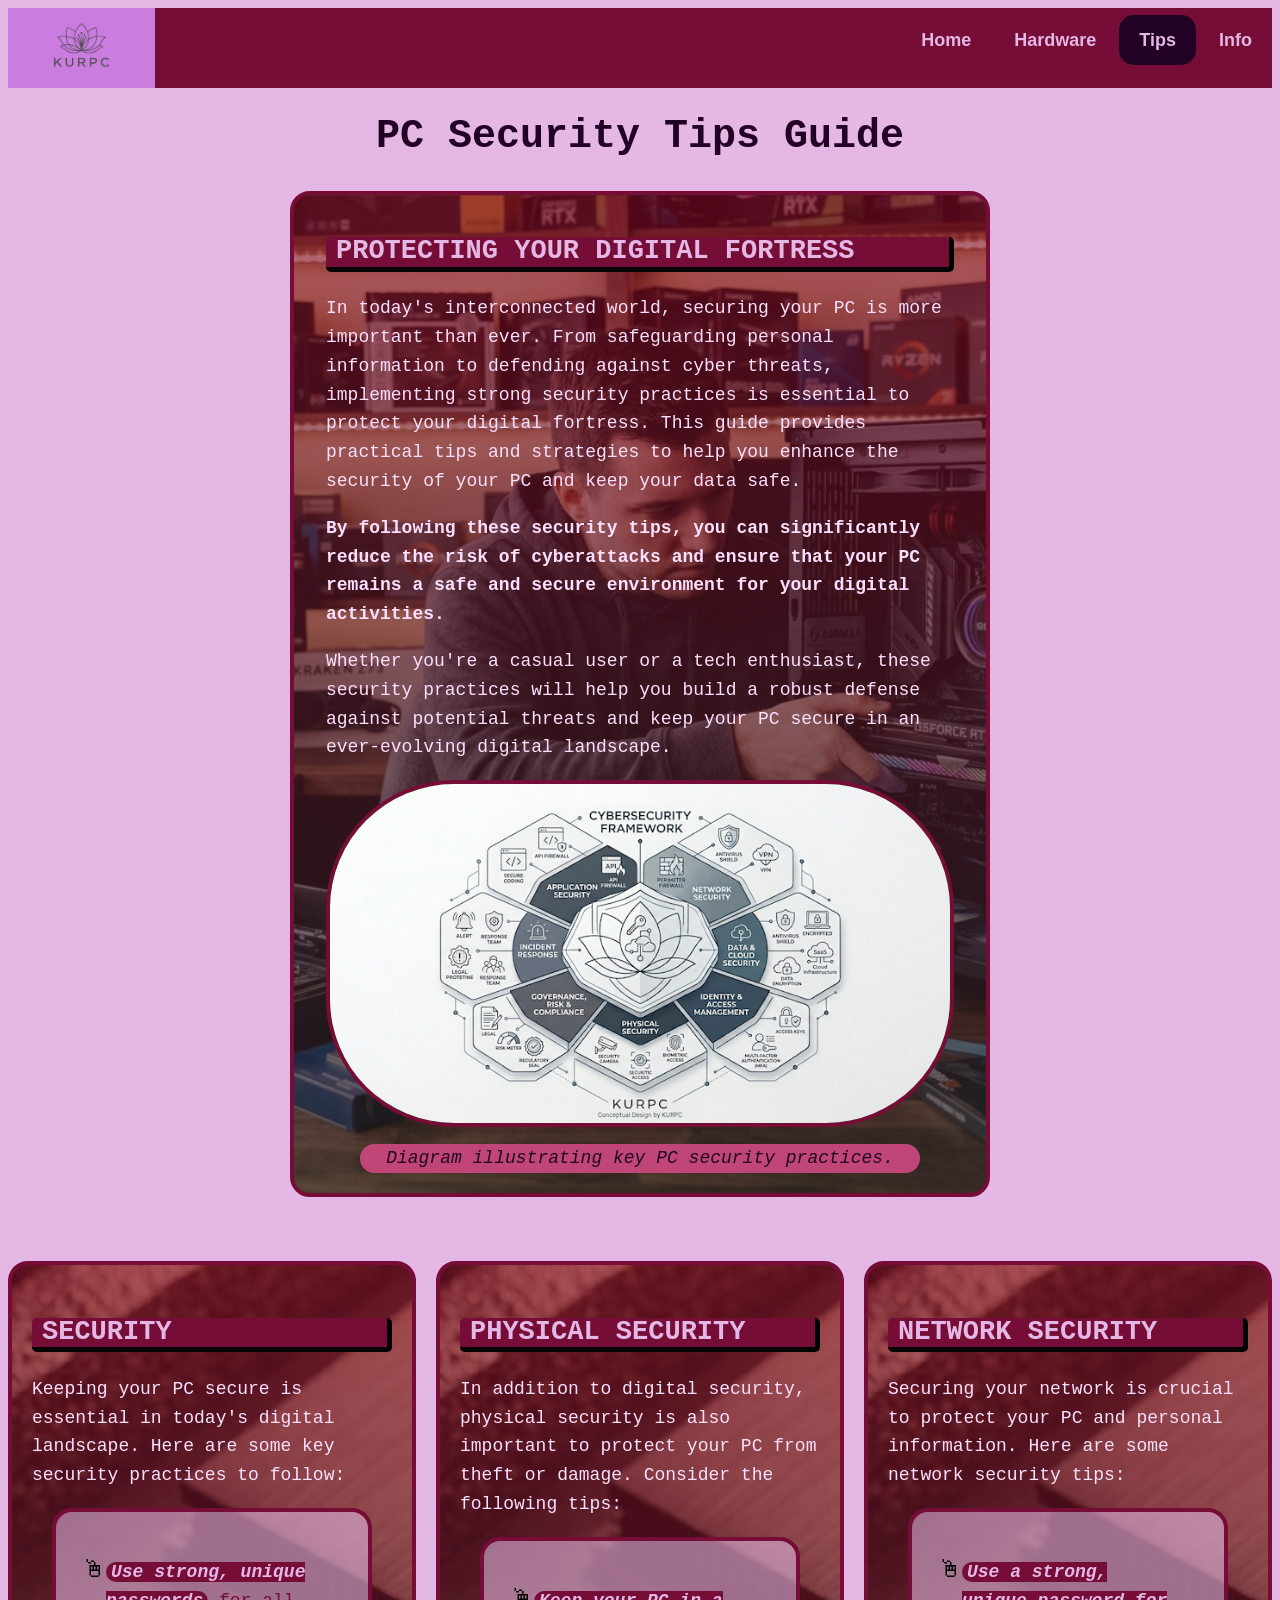
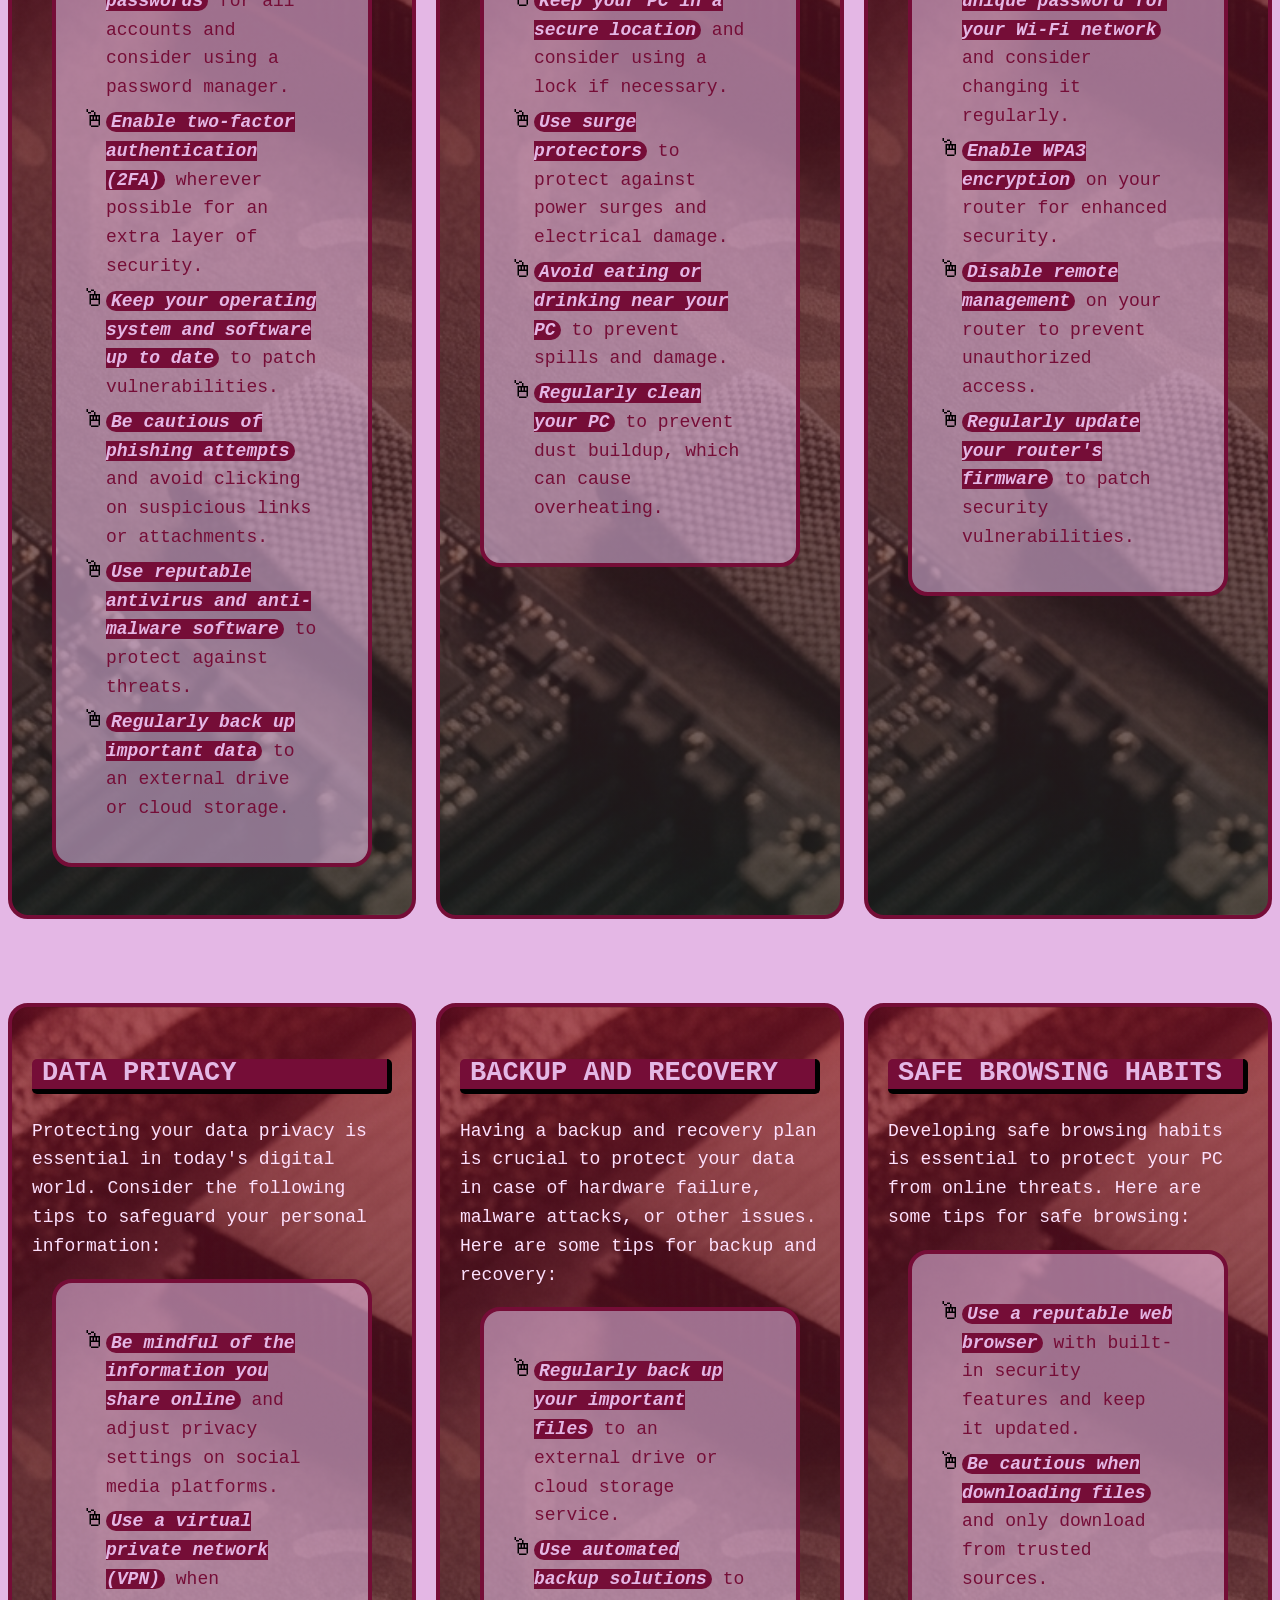
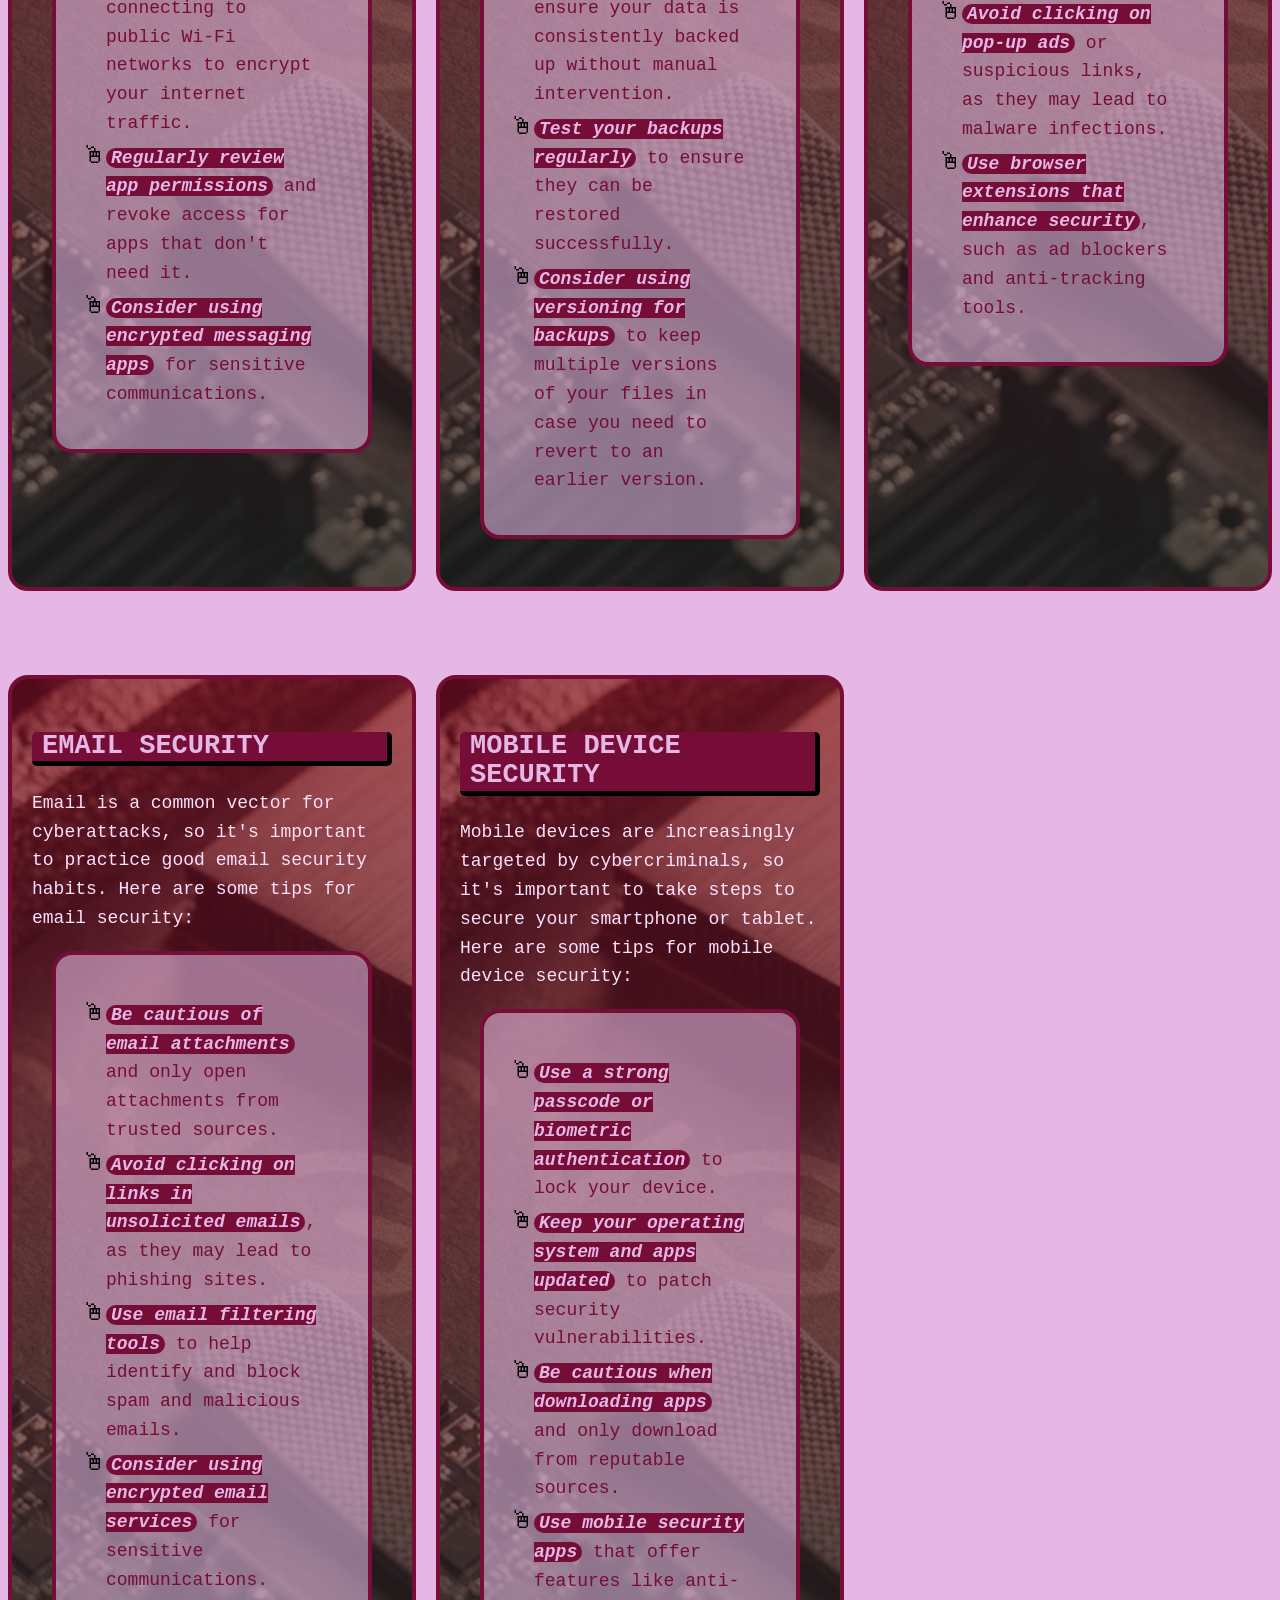
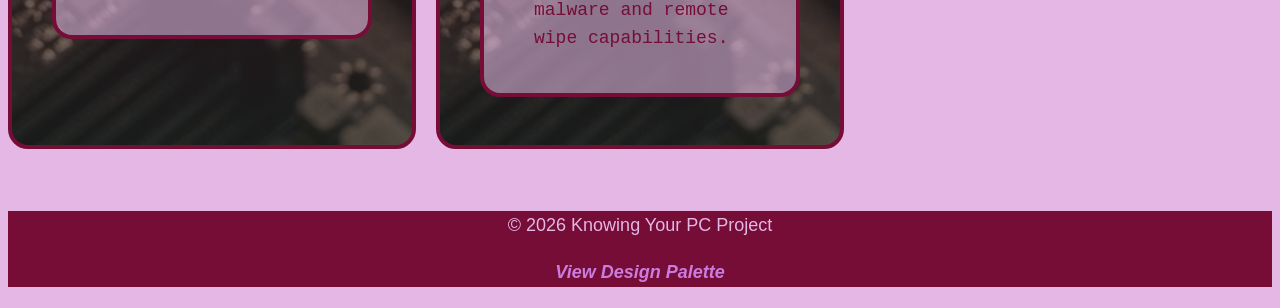
<file: final/security.html>
<!DOCTYPE html>
<html lang="en">
    <head>
      <meta name="viewport" content="width=device-width, initial-scale=1.0">

        <link rel="stylesheet" href="css/style.css">
        <title>Knowing Your PC | Security</title>
    </head>
    <body>
        <header>

        <nav class="primary-nav">
          <img src="images/kurpc-logo.png" alt="Knowing Your PC Logo" class="logo">
          <ul>
        <li><a href="index.html"><strong>Home</strong></a></li>
        <li><a href="hardware.html"><strong>Hardware</strong></a></li>
        <li><a href="tips.html" class="active-page"><strong>Tips</strong></a></li>
        <li><a href="info.html"><strong>Info</strong></a></li>
        </ul>
        </nav>
</header>
<main>

    <h1>PC Security Tips Guide</h1>
    <section class="hero-compact">
        

        <h2 class="card-header">Protecting Your Digital Fortress</h2>
        <p>In today's interconnected world, securing your PC is more important than ever. From safeguarding personal information to defending against cyber threats, implementing strong security practices is essential to protect your digital fortress. This guide provides practical tips and strategies to help you enhance the security of your PC and keep your data safe.</p>
            <p><strong>By following these security tips, you can significantly reduce the risk of cyberattacks and ensure that your PC remains a safe and secure environment for your digital activities.</strong></p>
            <p>Whether you're a casual user or a tech enthusiast, these security practices will help you build a robust defense against potential threats and keep your PC secure in an ever-evolving digital landscape.</p>
                <figure class="figure-img">
                    <img src="images/sec-diagram.jpg" alt="PC security diagram" class="figure-dis">
                    <figcaption>Diagram illustrating key PC security practices.</figcaption>
                </figure>

                </section>

    <div class="three-column">
      <section class="tip-card">
        <h2 class="card-header">Security</h2>
        <p>
          Keeping your PC secure is essential in today's digital landscape. Here are some key security practices to follow:
        </p>
        <ul>
          <li><span class="advice">Use strong, unique passwords</span> for all accounts and consider using a password manager.</li>
          <li><span class="advice">Enable two-factor authentication (2FA)</span> wherever possible for an extra layer of security.</li>
          <li><span class="advice">Keep your operating system and software up to date</span> to patch vulnerabilities.</li>
          <li><span class="advice">Be cautious of phishing attempts</span> and avoid clicking on suspicious links or attachments.</li>
            <li><span class="advice">Use reputable antivirus and anti-malware software</span> to protect against threats.</li>
            <li><span class="advice">Regularly back up important data</span> to an external drive or cloud storage.</li>
        </ul>
        </section>

        <section class="tip-card">
          <h2 class="card-header">Physical Security</h2>
          <p>
            In addition to digital security, physical security is also important to protect your PC from theft or damage. Consider the following tips:
          </p>
          <ul>
            <li><span class="advice">Keep your PC in a secure location</span> and consider using a lock if necessary.</li>
            <li><span class="advice">Use surge protectors</span> to protect against power surges and electrical damage.</li>
            <li><span class="advice">Avoid eating or drinking near your PC</span> to prevent spills and damage.</li>
            <li><span class="advice">Regularly clean your PC</span> to prevent dust buildup, which can cause overheating.</li></li>
          </ul>
          </section>
          <section class="tip-card">
            <h2 class="card-header">Network Security</h2>
            <p>
              Securing your network is crucial to protect your PC and personal information. Here are some network security tips:
            </p>
            <ul>
              <li><span class="advice">Use a strong, unique password for your Wi-Fi network</span> and consider changing it regularly.</li>
              <li><span class="advice">Enable WPA3 encryption</span> on your router for enhanced security.</li>
              <li><span class="advice">Disable remote management</span> on your router to prevent unauthorized access.</li>
              <li><span class="advice">Regularly update your router's firmware</span> to patch security vulnerabilities.</li>
            </ul>
            </section>
            <section class="tip-card">
              <h2 class="card-header">Data Privacy</h2>
              <p>
                Protecting your data privacy is essential in today's digital world. Consider the following tips to safeguard your personal information:
              </p>
              <ul>
                <li><span class="advice">Be mindful of the information you share online</span> and adjust privacy settings on social media platforms.</li>
                <li><span class="advice">Use a virtual private network (VPN)</span> when connecting to public Wi-Fi networks to encrypt your internet traffic.</li>
                <li><span class="advice">Regularly review app permissions</span> and revoke access for apps that don't need it.</li>
                <li><span class="advice">Consider using encrypted messaging apps</span> for sensitive communications.</li>
              </ul>
              </section>
              <section class="tip-card">
                <h2 class="card-header">Backup and Recovery</h2>
                <p>
                  Having a backup and recovery plan is crucial to protect your data in case of hardware failure, malware attacks, or other issues. Here are some tips for backup and recovery:
                </p>
                <ul>
                  <li><span class="advice">Regularly back up your important files</span> to an external drive or cloud storage service.</li>
                  <li><span class="advice">Use automated backup solutions</span> to ensure your data is consistently backed up without manual intervention.</li>
                  <li><span class="advice">Test your backups regularly</span> to ensure they can be restored successfully.</li>
                  <li><span class="advice">Consider using versioning for backups</span> to keep multiple versions of your files in case you need to revert to an earlier version.</li>
                </ul>
                </section>
                <section class="tip-card">
                  <h2 class="card-header">Safe Browsing Habits</h2>
                  <p>
                    Developing safe browsing habits is essential to protect your PC from online threats. Here are some tips for safe browsing:
                  </p>
                  <ul>
                    <li><span class="advice">Use a reputable web browser</span> with built-in security features and keep it updated.</li>
                    <li><span class="advice">Be cautious when downloading files</span> and only download from trusted sources.</li>
                    <li><span class="advice">Avoid clicking on pop-up ads</span> or suspicious links, as they may lead to malware infections.</li>
                    <li><span class="advice">Use browser extensions that enhance security</span>, such as ad blockers and anti-tracking tools.</li>
                  </ul>
                  </section>
                  <section class="tip-card">
                    <h2 class="card-header">Email Security</h2>
                    <p>
                      Email is a common vector for cyberattacks, so it's important to practice good email security habits. Here are some tips for email security:
                    </p>
                    <ul>
                      <li><span class="advice">Be cautious of email attachments</span> and only open attachments from trusted sources.</li>
                      <li><span class="advice">Avoid clicking on links in unsolicited emails</span>, as they may lead to phishing sites.</li>
                      <li><span class="advice">Use email filtering tools</span> to help identify and block spam and malicious emails.</li>
                      <li><span class="advice">Consider using encrypted email services</span> for sensitive communications.</li>
                    </ul>
                    </section>
                    <section class="tip-card">
                      <h2 class="card-header">Mobile Device Security</h2>
                      <p>
                        Mobile devices are increasingly targeted by cybercriminals, so it's important to take steps to secure your smartphone or tablet. Here are some tips for mobile device security:
                      </p>
                      <ul>
                        <li><span class="advice">Use a strong passcode or biometric authentication</span> to lock your device.</li>
                        <li><span class="advice">Keep your operating system and apps updated</span> to patch security vulnerabilities.</li>
                        <li><span class="advice">Be cautious when downloading apps</span> and only download from reputable sources.</li>
                        <li><span class="advice">Use mobile security apps</span> that offer features like anti-malware and remote wipe capabilities.</li>
                      </ul>
                      </section>
                      </div>

</main>
<footer class="site-footer">
      <p>&copy; 2026 Knowing Your PC Project</p>
      <a href="palette.html" id="palette">View Design Palette</a>
    </footer>
</body>
</html>
</file>
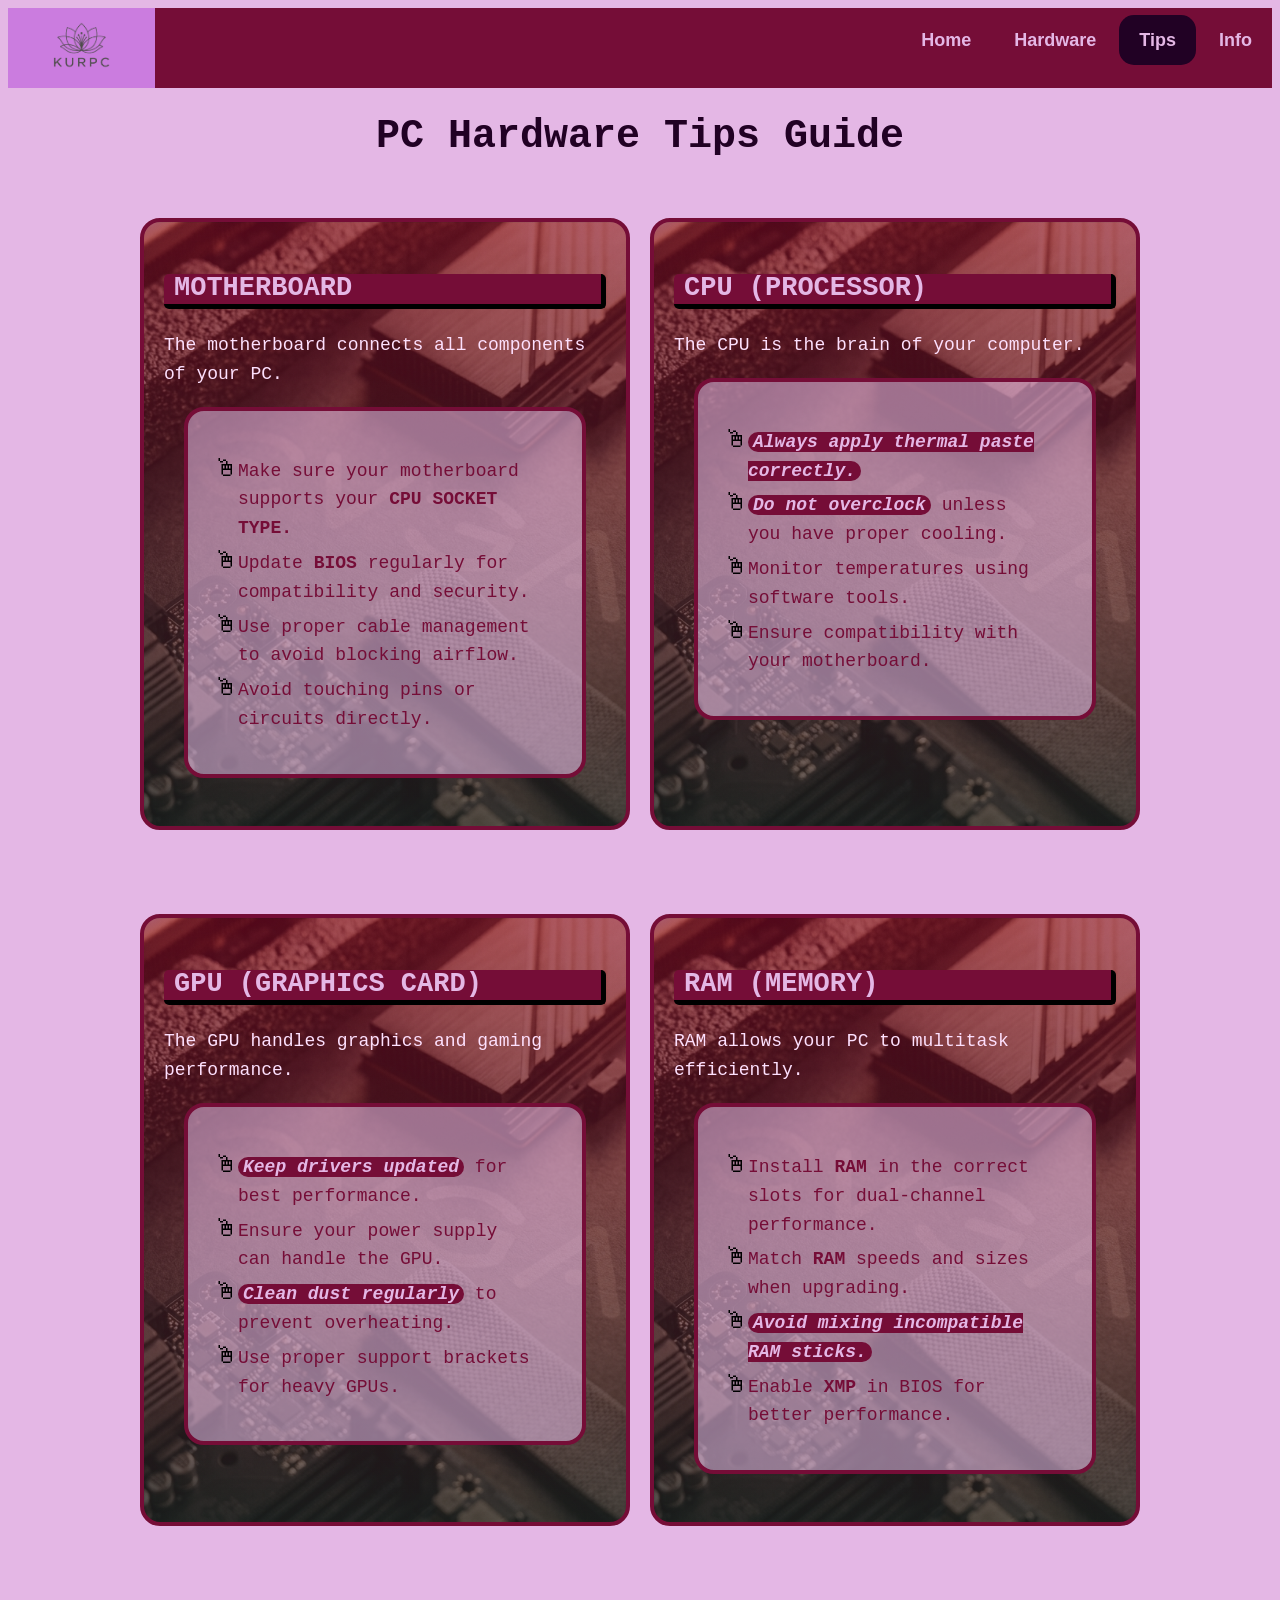
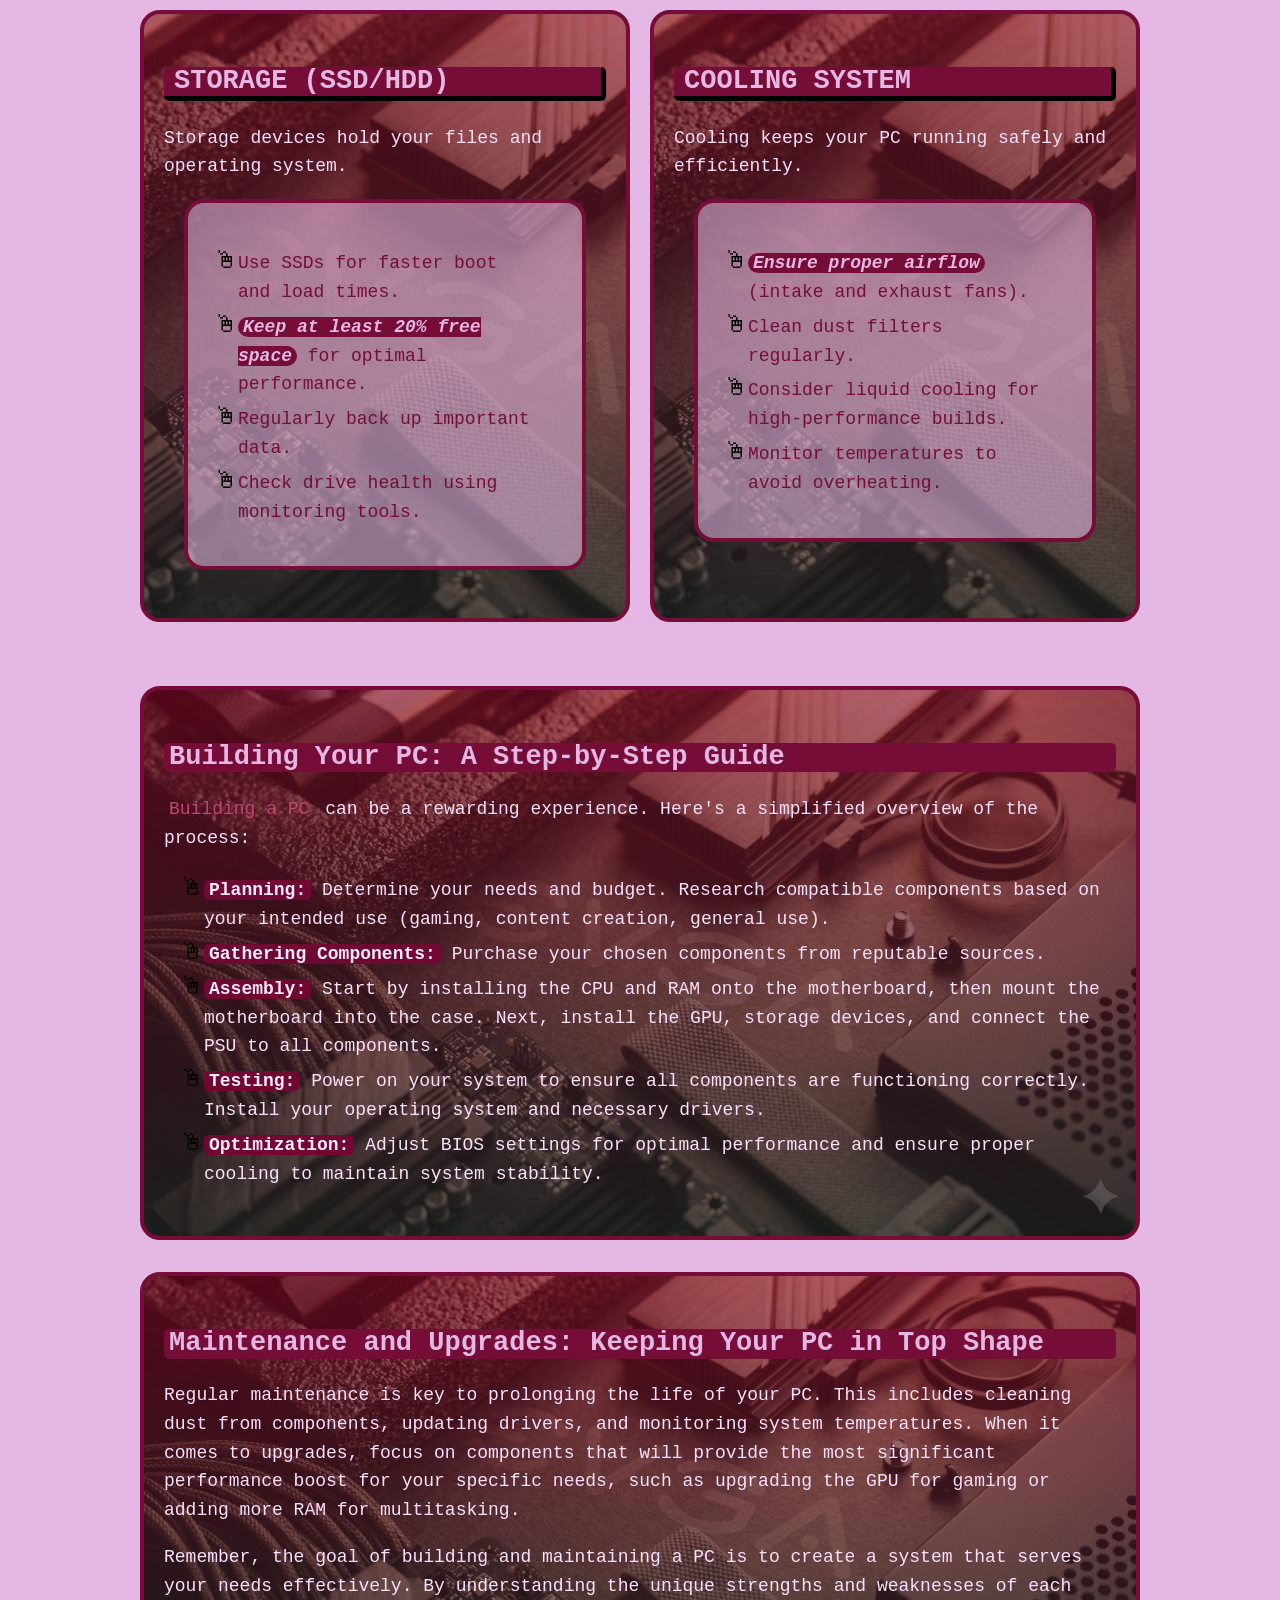
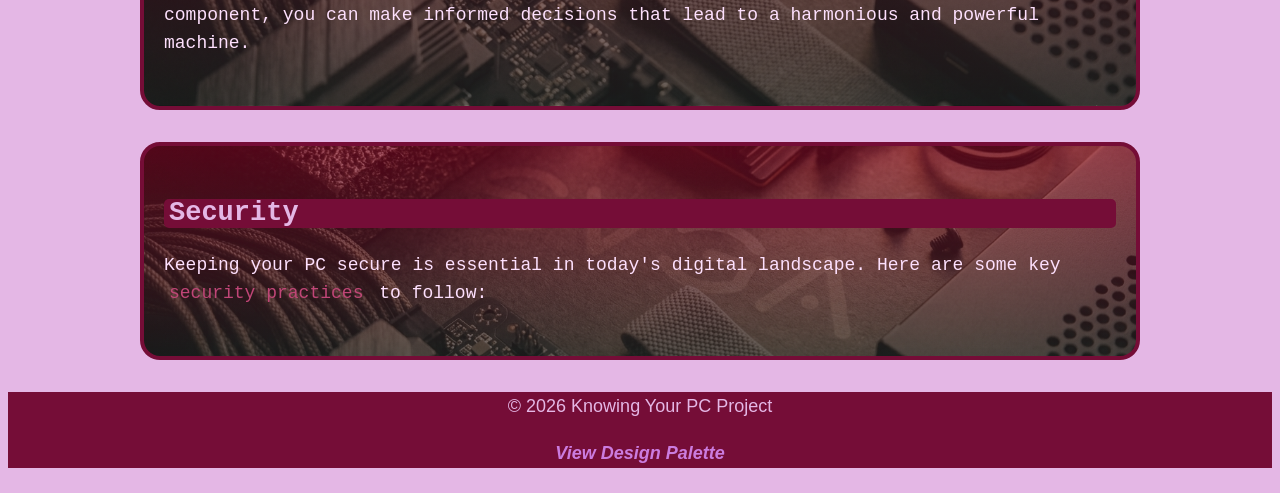
<file: final/tips.html>
<!DOCTYPE html>
<html lang="en">
    <head>
      <meta name="viewport" content="width=device-width, initial-scale=1.0">

        <link rel="stylesheet" href="css/style.css">
        <title>Knowing Your PC | Tips</title>
    </head>
    <body>
        <header>

        <nav class="primary-nav">
          <img src="images/kurpc-logo.png" alt="Knowing Your PC Logo" class="logo">
          <ul>
        <li><a href="index.html"><strong>Home</strong></a></li>
        <li><a href="hardware.html"><strong>Hardware</strong></a></li>
        <li><a href="tips.html" class="active-page"><strong>Tips</strong></a></li>
        <li><a href="info.html"><strong>Info</strong></a></li>
        </ul>
        </nav>
</header>

<main  class="wrapper">
  <h1>PC Hardware Tips Guide</h1>
<div class="two-column">
<section class="tip-card">
  <h2 class="card-header">Motherboard</h2>
  <p>The motherboard connects all components of your PC.</p>
  <ul>
    <li>Make sure your motherboard supports your <span class="key-terms">cpu socket type.</span></li>
    <li>Update <span class="key-terms">bios</span> regularly for compatibility and security.</li>
    <li>Use proper cable management to avoid blocking airflow.</li>
    <li>Avoid touching pins or circuits directly.</li>
  </ul>
</section>

<section class="tip-card">
  <h2 class="card-header">CPU (Processor)</h2>
  <p>The CPU is the brain of your computer.</p>
  <ul>
    <li><span class="advice"> Always apply thermal paste correctly. </span></li>
    <li><span class="advice">Do not overclock</span> unless you have proper cooling.</li>
    <li>Monitor temperatures using software tools.</li>
    <li>Ensure compatibility with your motherboard.</li>
  </ul>
</section>

<section class="tip-card">
  <h2 class="card-header">GPU (Graphics Card)</h2>
  <p>The GPU handles graphics and gaming performance.</p>
  <ul>
    <li><span class="advice">Keep drivers updated</span> for best performance.</li>
    <li>Ensure your power supply can handle the GPU.</li>
    <li><span class="advice">Clean dust regularly</span> to prevent overheating.</li>
    <li>Use proper support brackets for heavy GPUs.</li>
  </ul>
</section>

<section class="tip-card">
  <h2 class="card-header">RAM (Memory)</h2>
  <p>RAM allows your PC to multitask efficiently.</p>
  <ul>
    <li>Install <span class="key-terms">ram</span> in the correct slots for dual-channel performance.</li>
    <li>Match <span class="key-terms">ram</span> speeds and sizes when upgrading.</li>
    <li><span class="advice">Avoid mixing incompatible <span class="key-terms">ram</span> sticks.</span></li>
    <li>Enable <span class="key-terms">xmp</span> in BIOS for better performance.</li>
  </ul>
</section>

<section class="tip-card">
  <h2 class="card-header">Storage (SSD/HDD)</h2>
  <p>Storage devices hold your files and operating system.</p>
  <ul>
    <li>Use SSDs for faster boot and load times.</li>
    <li><span class="advice">Keep at least 20% free space</span> for optimal performance.</li>
    <li>Regularly back up important data.</li>
    <li>Check drive health using monitoring tools.</li>
  </ul>
</section>

<section class="tip-card">
  <h2 class="card-header">Cooling System</h2>
  <p>Cooling keeps your PC running safely and efficiently.</p>
  <ul>
    <li><span class="advice">Ensure proper airflow</span> (intake and exhaust fans).</li>
    <li>Clean dust filters regularly.</li>
    <li>Consider liquid cooling for high-performance builds.</li>
    <li>Monitor temperatures to avoid overheating.</li>
  </ul>
</section>
</div>
      <section class="tip-card">
      <h2>Building Your PC: A Step-by-Step Guide</h2>
      <p>
        <a href="building.html">Building a PC</a> can be a rewarding experience. Here's a simplified overview of the process:
      </p>
      <ol>
        <li><strong>Planning:</strong> Determine your needs and budget. Research compatible components based on your intended use (gaming, content creation, general use).</li>
        <li><strong>Gathering Components:</strong> Purchase your chosen components from reputable sources.</li>
        <li><strong>Assembly:</strong> Start by installing the CPU and RAM onto the motherboard, then mount the motherboard into the case. Next, install the GPU, storage devices, and connect the PSU to all components.</li>
        <li><strong>Testing:</strong> Power on your system to ensure all components are functioning correctly. Install your operating system and necessary drivers.</li>
        <li><strong>Optimization:</strong> Adjust BIOS settings for optimal performance and ensure proper cooling to maintain system stability.</li>
      </ol>
      </section>

      <section class="tip-card">
      <h2>Maintenance and Upgrades: Keeping Your PC in Top Shape</h2>
      <p>
        Regular maintenance is key to prolonging the life of your PC. This includes cleaning dust from components, updating drivers, and monitoring system temperatures. When it comes to upgrades, focus on components that will provide the most significant performance boost for your specific needs, such as upgrading the GPU for gaming or adding more RAM for multitasking.
      </p>

      <p>
        Remember, the goal of building and maintaining a PC is to create a system that serves your needs effectively. By understanding the unique strengths and weaknesses of each component, you can make informed decisions that lead to a harmonious and powerful machine.
      </p>
      
      </section>

      <section class="tip-card">
        <h2>Security</h2>
        <p>
          Keeping your PC secure is essential in today's digital landscape. Here are some key <a href="security.html"> security practices</a> to follow:
        </p>
      </section>
</main>
<footer class="site-footer">
      <p>&copy; 2026 Knowing Your PC Project</p>
      <a href="palette.html" id="palette">View Design Palette</a>
    </footer>
</body>
</html>
</file>
<file: final/css/style.css>
* {
    box-sizing: border-box;
}

img,
figure {
    max-inline-size: 100%;
}

body {
    font-family: monospace;
    background-color: #E4B7E5;
    color: #210124;
    font-size: 1.125rem;
    line-height: 1.6;
}

section {
        margin-block: 2rem;
        background-color: #fed6ff;
        padding-inline: 2rem;
        border: 4px solid #750D37;
        border-radius: 20px;
}

a{
    color: #c04677;
    text-decoration: none;
    border-radius: 15px;
    padding-inline: 5px;
}

a:hover{
    color: #210124;
}

h1 { text-align: center;
    font-size: 2.5rem;
    line-height: 1.1;
}

h2{
    background-color: #750D37;
    color: #E4B7E5;
    line-height: 1.1;
    border-radius: 5px;
    padding-inline: 5px 10px;

}

ul {
    gap: 3px;
    padding: 0;
}

figcaption {
    font-style: italic;
    text-align: center;
    max-inline-size: 35rem;
    margin-inline: auto;
    margin-top: 0.5rem;
    background-color: #c04677;
    color: #210124;
    border-radius: 15px;
}

.figure-img {
    margin: auto;
    text-align: center;
}

.figure-dis {
    border: 4px solid #750D37;
    border-radius: 8rem;
}

.primary-nav {
font-family: Arial, Helvetica, sans-serif;
text-align: center;
background-color: #750D37;
display: flex;
justify-content: space-between;
}

.primary-nav img {
    background-color: #cb7cdf;
    height: 5rem;
}

.primary-nav a {
    color: #E4B7E5;
    padding: 15px 20px;
    font-weight: bold;
}

.primary-nav a:hover {
    background-color: #210124;
    color: #E4B7E5;
}

.primary-nav ul {
    list-style: none;
    display: flex;
}

.primary-nav a.active-page {
    background-color: #210124;
    color: #E4B7E5;
}

footer{
    font-family: Arial, Helvetica, sans-serif;
    text-align: center;
}

.logo {
    height: 50px;
    width: auto;
}

.wrapper {
    max-inline-size: 1000px;
    margin-inline: auto;
}

.two-column {
    display: grid;
    gap: 20px;

@media (min-width: 700px) {
        grid-template-columns: 1fr 1fr;
}
}

.three-column {
    display: grid;
    gap: 20px;

@media (width >= 1150px) {
        grid-template-columns: 1fr 1fr 1fr;
        margin-block: 30px;
}
@media (width >= 1800px) {
        grid-template-columns: 1fr 1fr 1fr 1fr;
        margin-block: 30px;}
}


.hero-section {
    background-image: linear-gradient(rgba(133, 7, 38, 0.616), rgba(37, 37, 37, 0.671)), url("../images/hero-new.png");
    background-size: cover;
    background-position: center;
    color: #fde0fd;
    min-height: 60vh;
    margin-inline: 30px;
}

.hero-section strong {
    color: #bb8dfc;
}

.hero-compact {
    background-image: linear-gradient(rgba(133, 7, 38, 0.616), rgba(37, 37, 37, 0.671)), url("../images/hero-new.png");
    background-size: cover;
    background-position: center;
    color: #fde0fd;
    min-height: 20vh;
    padding-block: 20px;
    margin-inline: 15px;

    @media (width > 700px) {
        max-inline-size: 700px;
        margin-inline: auto;
        }
}

.tip-card {
    background-image: linear-gradient(rgba(133, 7, 38, 0.616), rgba(37, 37, 37, 0.671)), url("../images/texture-new.png");
    background-size: cover;
    background-position: center;
    margin-inline: auto;
    padding-inline: 20px;
    padding-block: 30px;
    color: #fde0fd;
}

.tip-card ul {
    background-color: #eabfeb8c;
    color: #750D37;
    margin-inline: 20px;
    padding-inline: 50px;
    padding-block: 40px;
    border: 4px solid #750D37;
    border-radius: 20px;
}

.tip-card li::marker {
    content: "\1F5B1"; /* Unicode for a desktop computer emoji */
    color: #000000;
    font-size: 1.5rem;
}

.tip-card strong {
    color: #f8e9fc;
    background-color: #700932;
    padding-inline: 5px;
    border-radius: 5px;
}

.header-card {
    background-image: linear-gradient(rgba(221, 141, 201, 0.616), rgba(37, 37, 37, 0.671)), url("../images/geo-background.jpg");
    background-size: cover;
    background-position: center;
    padding-inline: 20px;
    padding-block: 30px;
    color: #fde0fd;
}

.card-header {
    text-transform: uppercase;
    background-color: #750D37;
    color: #E4B7E5;
    padding-inline: 10px;
    border-inline-end: solid 5px #000000;
    border-block-end: solid 5px #000000;
}

.step-card{
    background-image: linear-gradient(rgba(0, 0, 0, 0.5), rgba(0, 0, 0, 0.8)), url(/images/build-bg.jpg);
    background-size: fill;
    background-position: center;
    color: #E4B7E5
}

.key-terms {
    text-transform: uppercase;
    font-weight: bold;

}

.advice {
    font-style: italic;
    font-weight: bold;
    background-color: #750D37;
    color: #E4B7E5;
    padding-inline: 5px;
    border-radius: 10px;
}

.software {
    font-weight: bold;
    font-style: italic;
    background-color: #c04677;
    color: #000000;
}

.software:hover {
    background-color: #210124;
    color: #E4B7E5;
}

.cta-box{
    background-image: linear-gradient( rgba(0, 0, 0, 0.664), rgba(143, 15, 58, 0.37)), url("../images/background-accent.png");
    text-align: center;
    margin-block: 30px;
    margin-inline: 200px;
    padding-block: 30px;
    background-color: #fed6ff;
    border: 4px solid #750D37;
    color: #f8e9fc;
}

.cta-button{
    margin-block: 20px;
    padding-inline: 10px 20px;
    background-color: #750D37;
    color: #E4B7E5;
    text-decoration: none;
    font-weight: bold;
    border-radius: 10px;
}

.cta-button:hover{
    background-color: #210124;
    color: #E4B7E5;
}


#palette {
    color:#cb7cdf;
    font-weight: bold;
    font-style: italic;
}

#palette:hover {
    color: #210124;
}

.site-footer {
    background-color: #750D37;
    color: #E4B7E5;
    padding-inline: 20px;
    text-align: center;
}

/* SHARED STYLES: All boxes get these rules */
.swatch {
    height: 150px;
    width: 100%;
    margin-block-start: 20px;
    padding-block: 20px;
    border: 7px dotted black;
    border-radius: 15px;
    color: rgb(255, 255, 255);
}

/* UNIQUE STYLES: Update the HEX codes below */

/* 1. Primary Color */
.primary {
    background-color: #E4B7E5; /* CHANGE THIS */
}

/* 2. Accent Color */
.accent {
    background-color: #750D37; /* CHANGE THIS */
}

/* 3. Text/Light Color */
.text {
    background-color: #210124; /* CHANGE THIS */
    color: rgb(255, 255, 255); /* Dark text for light background */
}

/* Final W3C Validation Check: Passed 4/27/2026 */
/* Final W3C Validation Check: Passed 5/5/2026 */
/* Final W3C Validation Check: Passed 5/16/2026 */
</file>
<file: w4/css/style.css>
/* General Page Styles */
body {
    font-family: Cambria, Cochin, Georgia, Times, 'Times New Roman', serif;
    padding: 20px;
    background-color: #b6a9a9; /* Default Gray */
}

/* SHARED STYLES: All boxes get these rules */
.swatch {
    height: 150px;
    width: 100%;
    margin-bottom: 20px;
    padding: 20px;
    border: 7px dotted black;
    border-radius: 15px;
    color: rgb(255, 255, 255);
   
}

/* UNIQUE STYLES: Update the HEX codes below */

/* 1. Primary Color */
.primary {
    background-color: #E4B7E5; /* CHANGE THIS */
}

/* 2. Accent Color */
.accent {
    background-color: #750D37; /* CHANGE THIS */
}

/* 3. Text/Light Color */
.text {
    background-color: #210124; /* CHANGE THIS */
    color: rgb(255, 255, 255); /* Dark text for light background */
}
</file>
<file: w5/css/style.css>
body {
    font-family: sans-serif;
    background-color: #E4B7E5;
}

/* 1. THE BASE COMPONENT: This targets BOTH boxes */
.card {
    background-color: #E4B7E5; /* CHANGE TO: Your Text/Background color */
    color: #000000;
    border-width: 5px;
    border-style: solid;
    padding: 40px;
}

/* 2. THE MODIFIERS: These give each box a unique border color */
.box-a {
    border-color: #750D37; /* CHANGE TO: Your Primary color */
    margin-bottom: 50px;
}

.box-b {
    border-color: #750D37;
    border-radius: 30px;
    border-style: dotted;
}

/* DevTools Check: Padding is Green, Border is Yellow, Margin is Orange */
</file>
<file: w7/css/style.css>
.attendance-hero {
    min-height: 70vh;
    background-image: linear-gradient(rgba(135, 51, 156, 0.562), rgba(0, 0, 0, 0.616)), url(../images/hero-new.png);
    background-size: cover;
    background-position: center center;
    text-align: center;
    padding-block: 40vh 5vh;
}

.attendance-hero h2 {
    color: white;
    font-size: 3rem;
}

.attendance-card {
    background-image: linear-gradient(rgba(187, 91, 252, 0.5), rgba(85, 84, 84, 0.973)), url(../images/texture-new.png);
    background-size: cover;
    background-position: center bottom;
    max-width: 500px;
    margin: 4rem auto;
    border-left: 10px solid rgb(58, 165, 192);
    padding: 40px;
}

.attendance-card h2 {
    color: rgb(253, 250, 250);
    text-shadow: 1px 1px 0px rgb(14, 13, 13);
}

.attendance-card ul {
    color: rgb(195, 128, 250);
}
</file>
